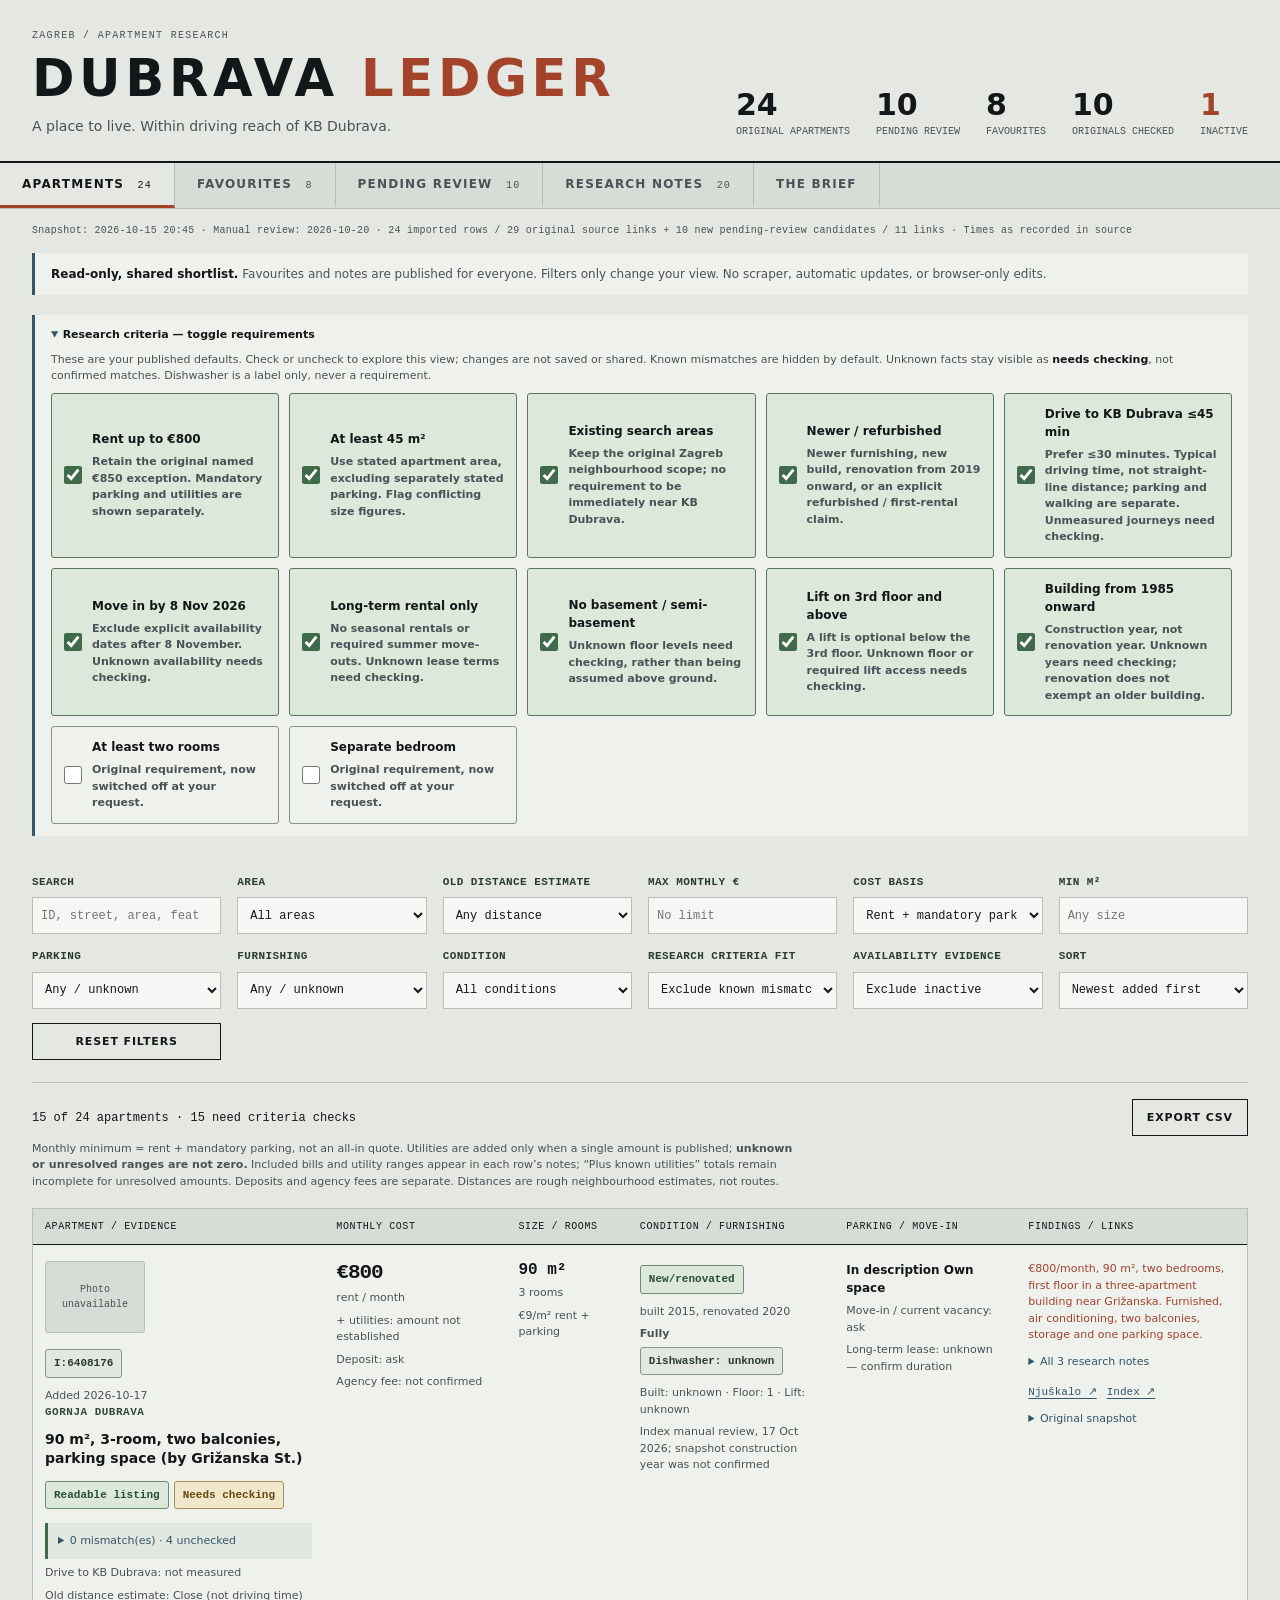
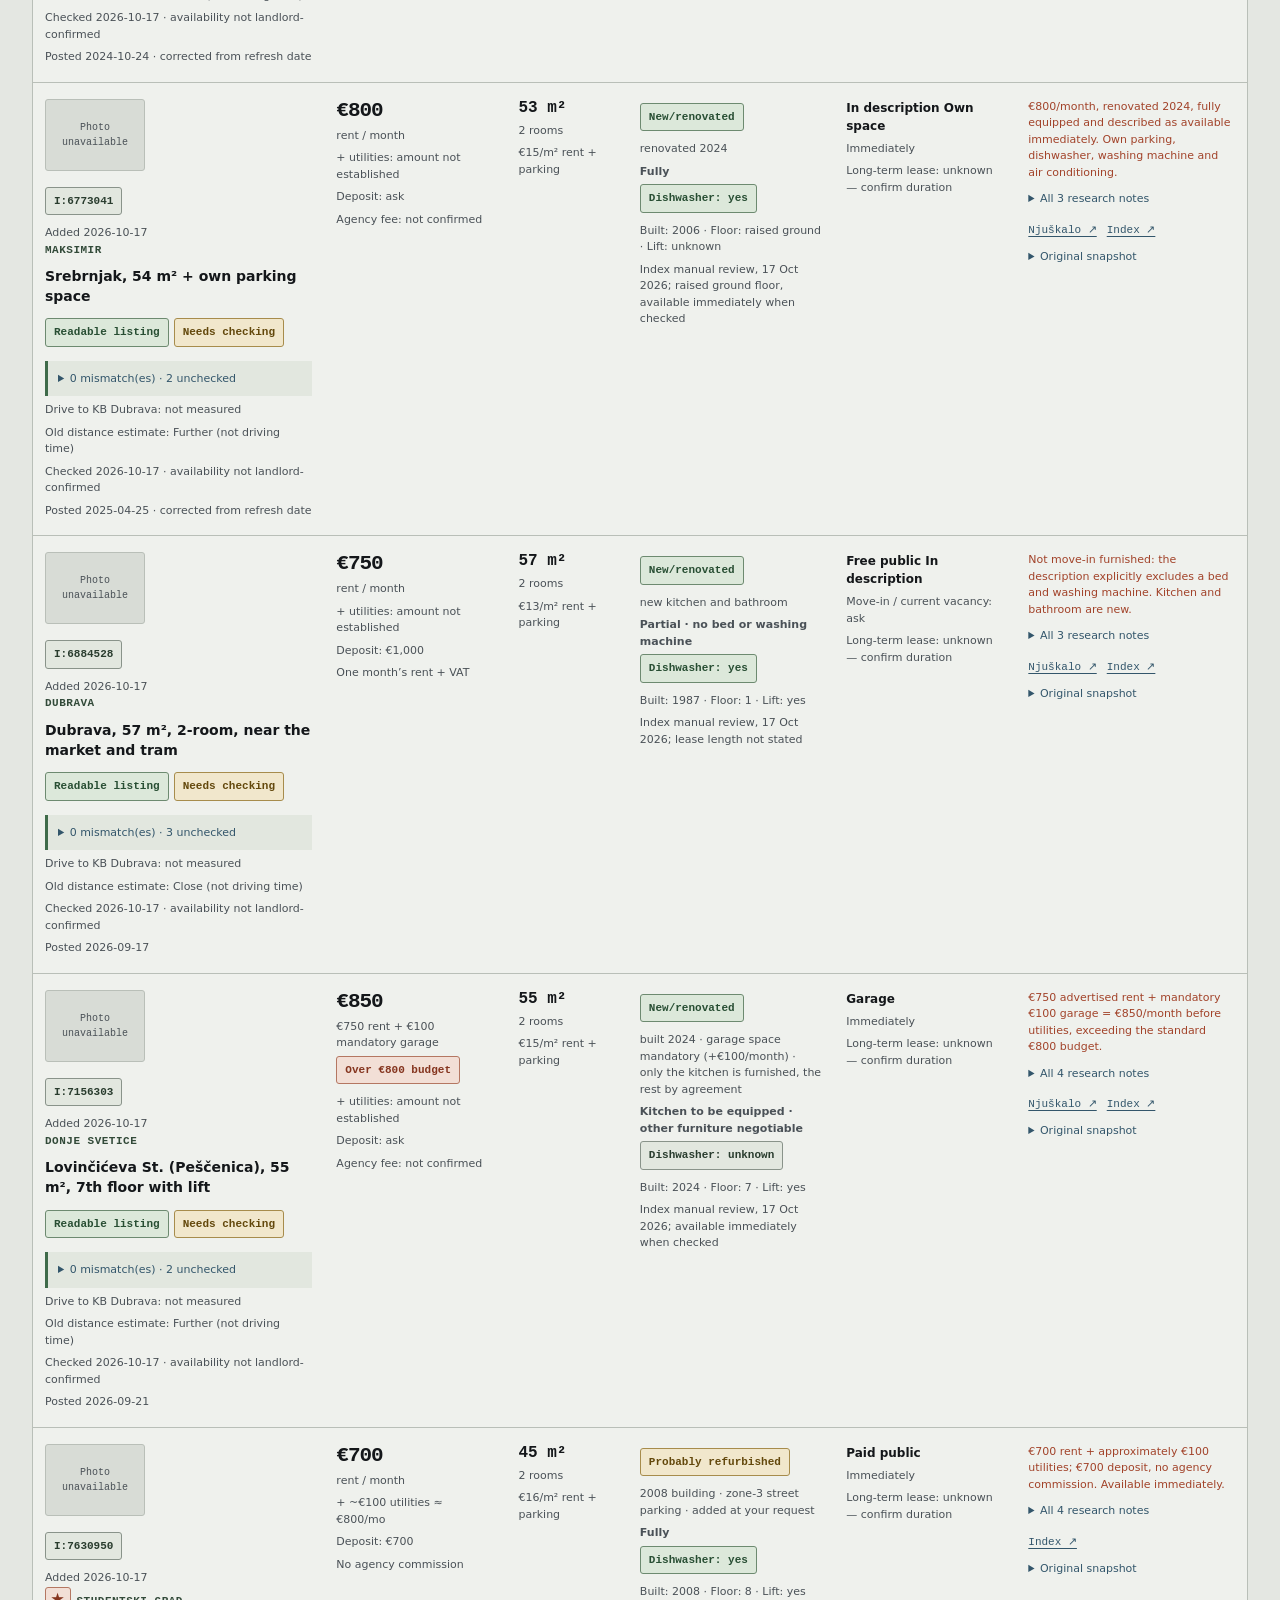
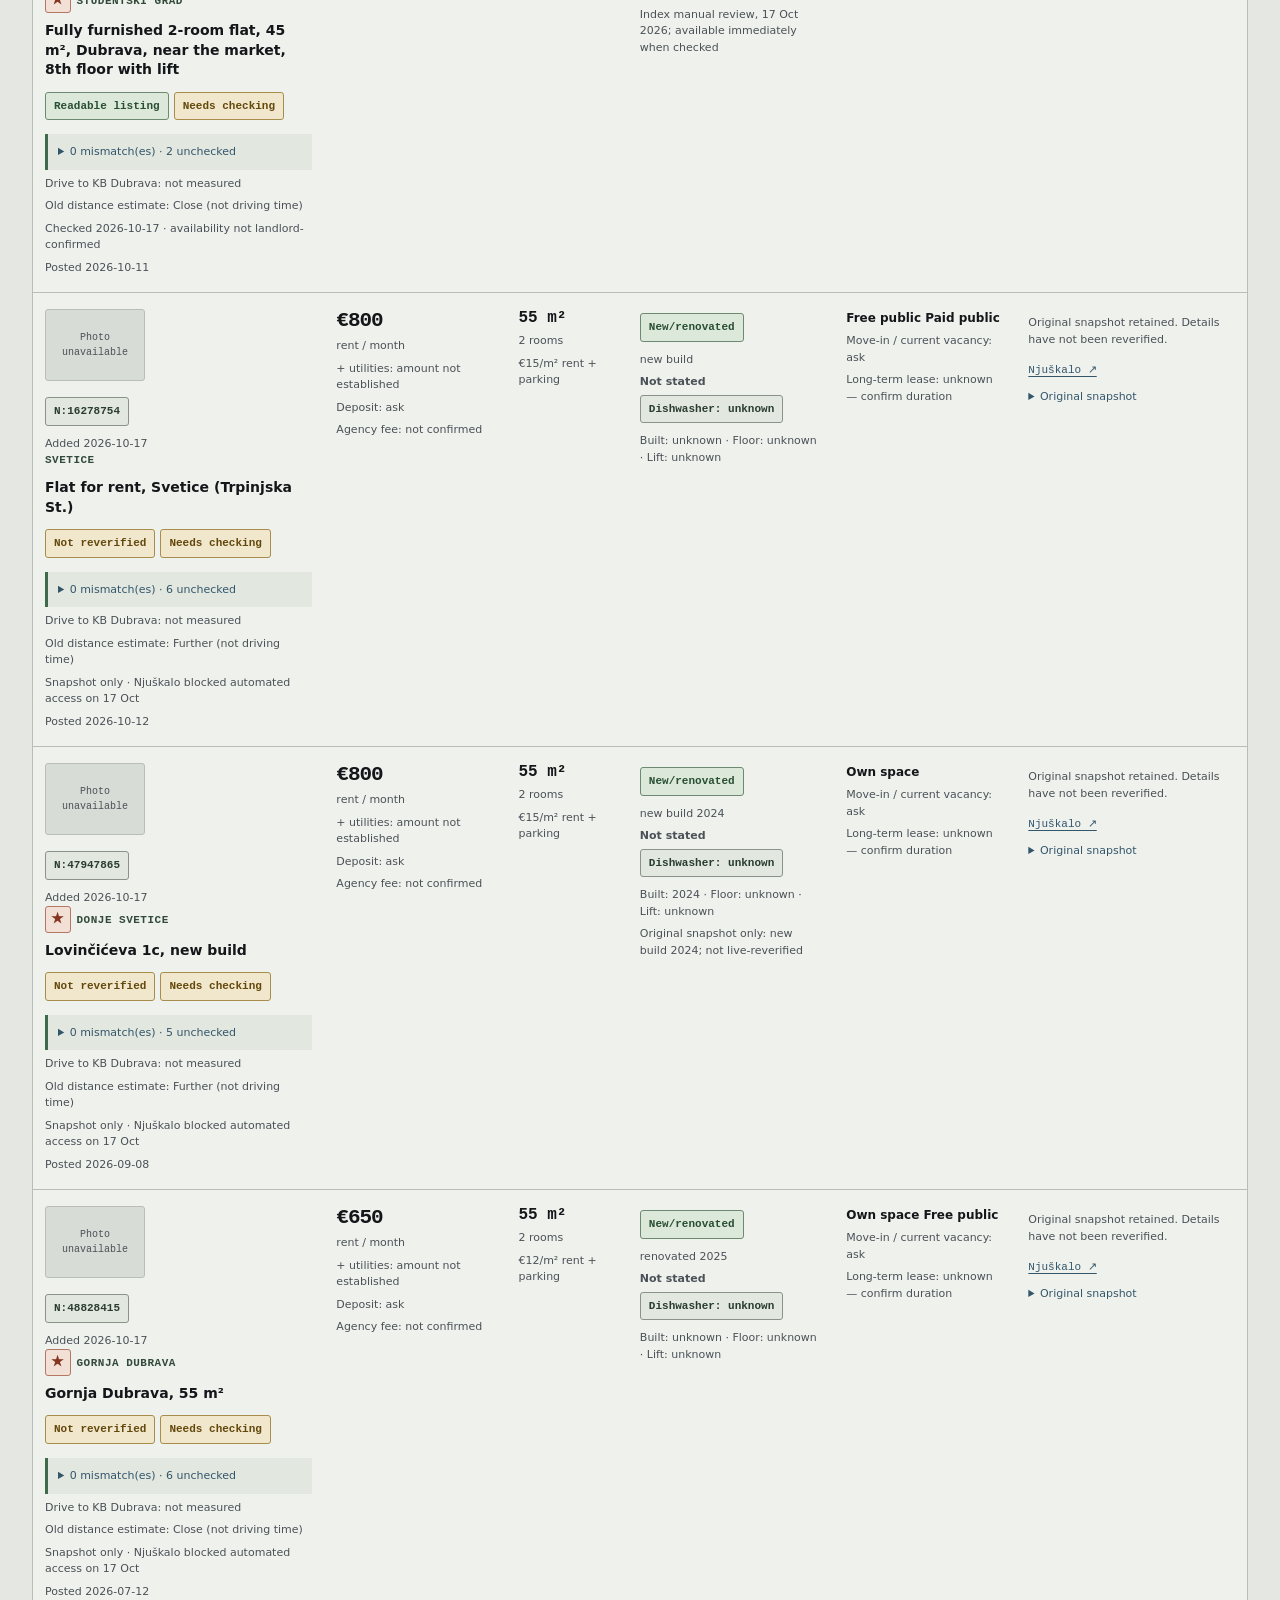
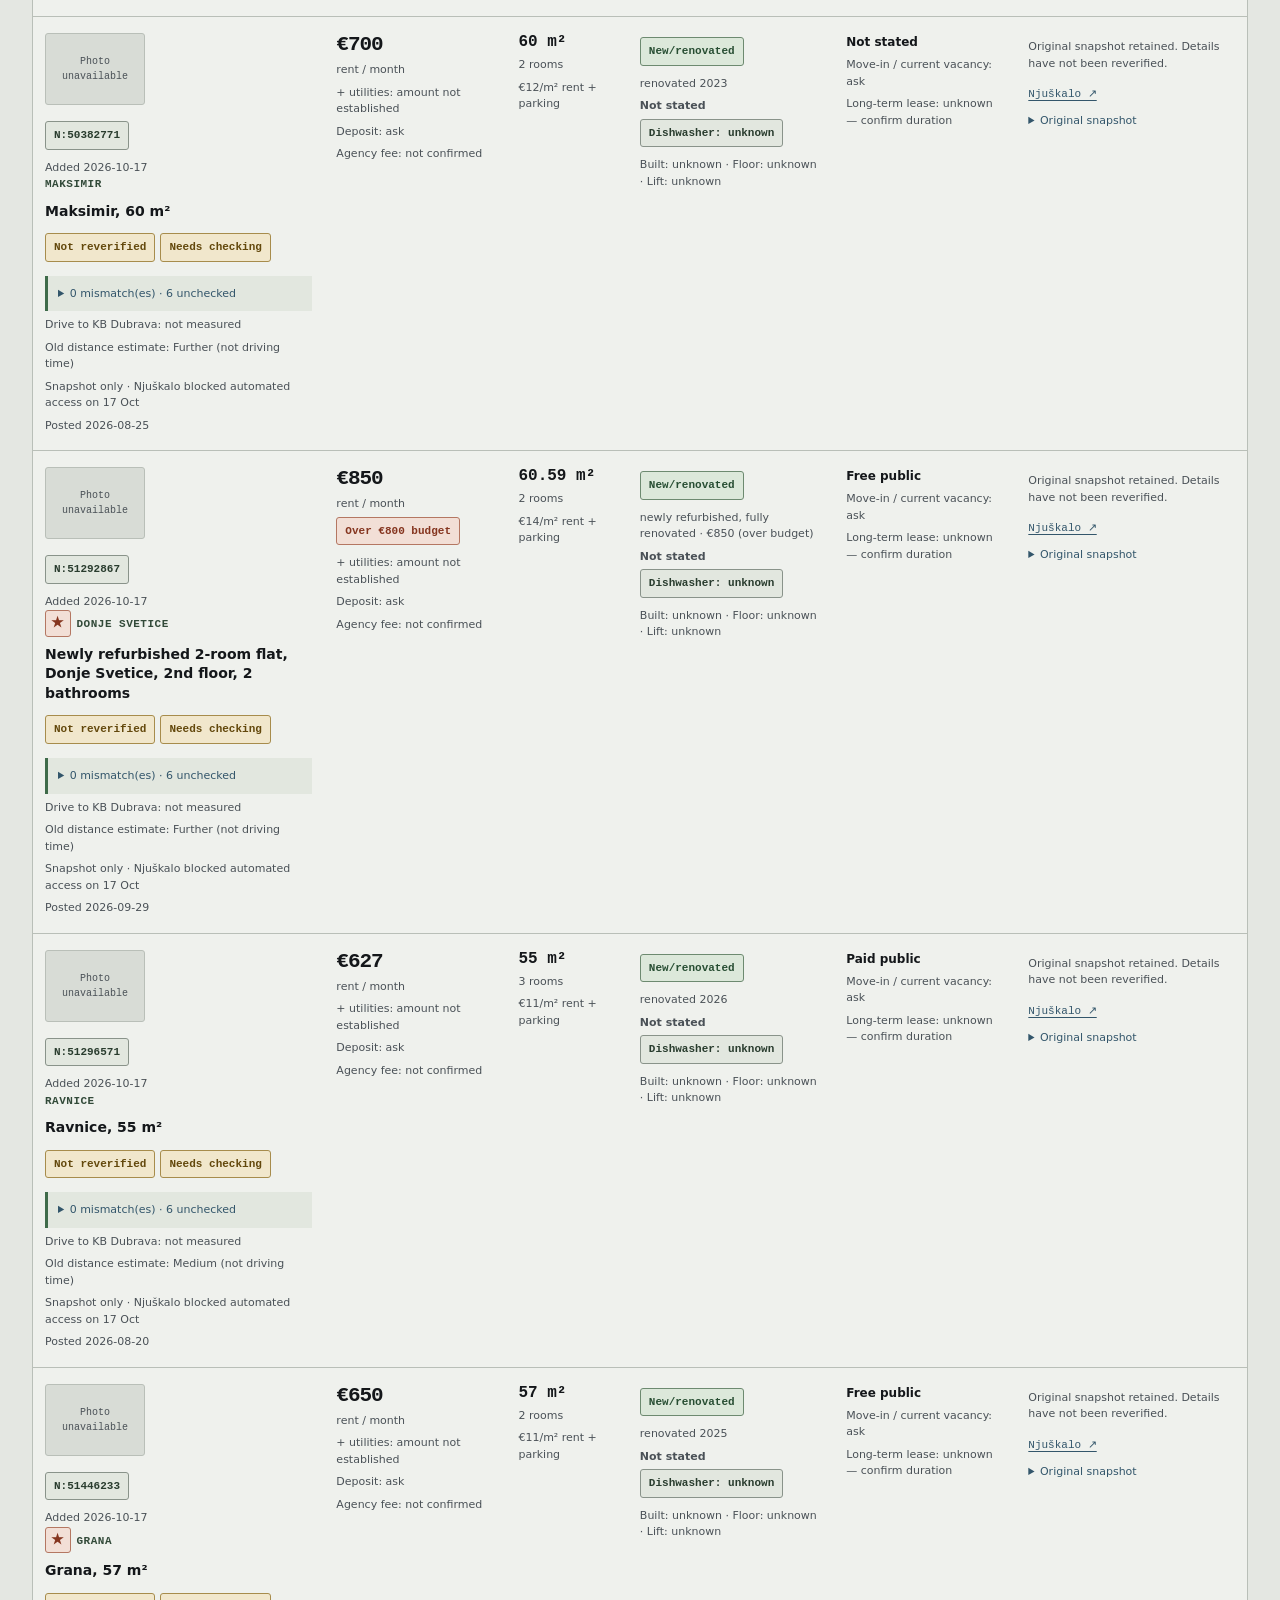
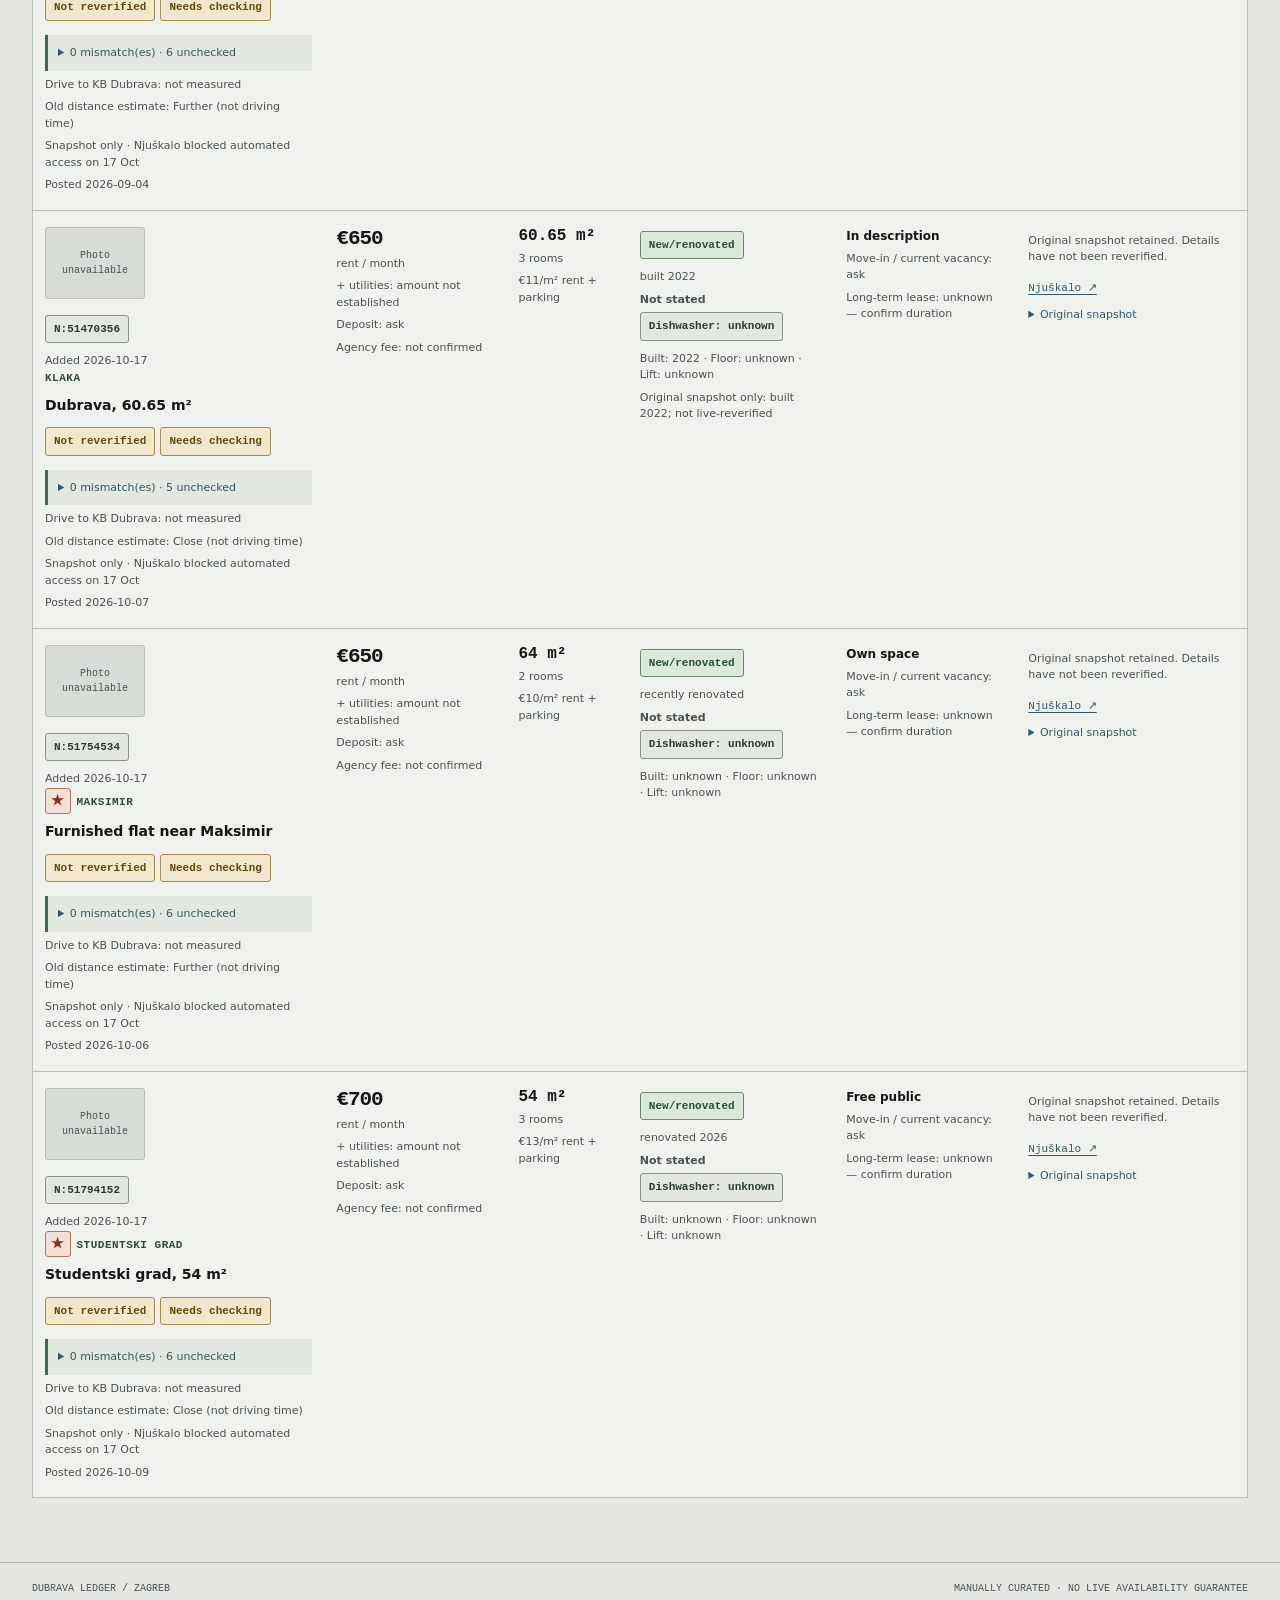
<file: index.html>
<!doctype html>
<html lang="en">
<head>
  <meta charset="utf-8">
  <meta name="viewport" content="width=device-width, initial-scale=1">
  <meta name="theme-color" content="#e4e7e2">
  <meta name="description" content="A curated apartment rental shortlist near KB Dubrava, Zagreb. Prices, parking, furnishing and manually checked findings.">
  <title>Dubrava ledger — apartments, Zagreb</title>
  <style>:root{--paper:#e4e7e2;--paper-2:#d8dcd6;--card:#eff1ed;--ink:#14171a;--muted:#4a5157;--rule:#b9bfb8;--rust:#a2432a;--slate:#33566b;--green:#3f6b4a;--amber:#806014;--mono:ui-monospace,SFMono-Regular,Menlo,Consolas,monospace;--display:"Arial Narrow","Helvetica Neue Condensed",system-ui,sans-serif}
*{box-sizing:border-box}body{margin:0;background:var(--paper);color:var(--ink);font:14px/1.5 system-ui,-apple-system,sans-serif;-webkit-font-smoothing:antialiased}button,input,select{font:inherit}button,a,input,select,summary{-webkit-tap-highlight-color:transparent}a{color:var(--slate);text-underline-offset:3px}a:hover{color:var(--rust)}button{cursor:pointer}button:focus-visible,a:focus-visible,summary:focus-visible,input:focus-visible,select:focus-visible,.table-wrap:focus-visible{outline:2px solid var(--slate);outline-offset:3px}[hidden]{display:none!important}.masthead{display:flex;gap:24px;justify-content:space-between;align-items:end;padding:30px 32px 24px;border-bottom:2px solid var(--ink)}.eyebrow{font:10px var(--mono);letter-spacing:.13em;text-transform:uppercase;color:var(--muted);margin:0 0 12px}h1{font:750 clamp(32px,4vw,54px)/1 var(--display);text-transform:uppercase;letter-spacing:.09em;margin:0}h1 span{color:var(--rust)}.subtitle{margin:12px 0 0;color:var(--muted)}.counters{display:flex;gap:26px;flex-shrink:0}.counter{font:10px var(--mono);text-transform:uppercase;color:var(--muted)}.counter b{display:block;font:650 30px var(--display);color:var(--ink);margin-bottom:4px}.counter:last-child b{color:var(--rust)}.tabs{display:flex;background:var(--paper-2);border-bottom:1px solid var(--rule);position:sticky;top:0;z-index:10;overflow-x:auto}.tabs button{border:0;border-right:1px solid var(--rule);border-bottom:3px solid transparent;background:none;padding:14px 22px;font:700 12px var(--display);letter-spacing:.1em;text-transform:uppercase;color:var(--muted);white-space:nowrap}.tabs button[aria-pressed=true]{background:var(--paper);border-bottom-color:var(--rust);color:var(--ink)}.tabs span{font:10px var(--mono);margin-left:8px}.tabs button:hover{background:var(--card)}main{padding:0 32px 64px;max-width:1800px;margin:auto}.edition{padding:14px 0;font:10px/1.6 var(--mono);color:var(--muted);letter-spacing:.025em}.notice{padding:12px 16px;background:var(--card);border-left:3px solid var(--slate);color:var(--muted);margin-bottom:20px;font-size:12px}.notice strong{color:var(--ink)}.warning{border-color:var(--amber)}.filters{display:grid;grid-template-columns:repeat(6,minmax(130px,1fr));gap:14px 16px;padding:18px 0 22px;border-bottom:1px solid var(--rule);align-items:end}.filters label{display:flex;flex-direction:column;gap:7px;font:10px var(--mono);letter-spacing:.04em;text-transform:uppercase;color:var(--muted)}input,select{border:1px solid var(--rule);background:#f6f7f4;color:var(--ink);border-radius:0;padding:9px 8px;min-width:0;width:100%;font:12px var(--mono);height:37px}.button{border:1px solid var(--ink);border-radius:0;background:var(--ink);color:var(--paper);font:700 11px var(--display);text-transform:uppercase;letter-spacing:.08em;padding:10px 14px;min-height:37px}.button.ghost{background:transparent;color:var(--ink)}.button:hover{background:var(--paper-2);color:var(--ink)}.results-bar{display:flex;justify-content:space-between;align-items:center;gap:16px;margin-top:16px}.results-bar p{font:12px var(--mono)}.cost-key{font-size:11px;color:var(--muted);max-width:110ch;margin:4px 0 18px}.table-wrap{overflow:auto;border:1px solid var(--rule);background:var(--card)}table{width:100%;border-collapse:collapse;table-layout:fixed}th{text-align:left;font:10px var(--mono);text-transform:uppercase;letter-spacing:.06em;background:var(--paper-2);padding:12px;border-bottom:1px solid var(--ink)}th:first-child{width:24%}th:nth-child(2){width:15%}th:nth-child(3){width:10%}th:nth-child(4){width:17%}th:nth-child(5){width:15%}th:nth-child(6){width:19%}td{padding:16px 12px;vertical-align:top;border-bottom:1px solid var(--rule);font-size:12px;overflow-wrap:anywhere}tr:last-child td{border-bottom:0}tbody tr:hover{background:#e7eae5}.listing-title{font-weight:650;font-size:14px;margin:8px 0;line-height:1.4}.area-label{font:10px var(--mono);text-transform:uppercase;letter-spacing:.02em}.favourite{color:var(--rust);margin-right:4px}.badge{display:inline-block;font:9px/1.6 var(--mono);padding:2px 5px;border:1px solid var(--rule);margin:3px 4px 3px 0;color:var(--muted);background:#f6f7f4}.badge.good{color:var(--green);border-color:var(--green)}.badge.warn{color:var(--amber);border-color:var(--amber)}.badge.bad{color:var(--rust);border-color:var(--rust)}.money{font:650 21px var(--mono);letter-spacing:-.05em;white-space:nowrap}.detail{display:block;color:var(--muted);font-size:11px;margin-top:6px}.number{font:600 16px var(--mono);white-space:nowrap}.price-change{color:var(--rust)}.inactive{color:var(--muted)}.inactive .listing-title{text-decoration:line-through}.links{display:flex;gap:10px;flex-wrap:wrap;margin-top:12px}.links a{font:11px var(--mono);padding:3px 0}.findings-summary{margin:0 0 8px;color:var(--rust);font-size:11px}.row-findings{margin:8px 0 0;padding-left:16px;font-size:11px}.row-findings li{margin:6px 0}summary{cursor:pointer;color:var(--slate);font-size:11px}details{margin-top:10px}details p{font-size:11px;color:var(--muted);margin:8px 0}.empty{text-align:center;padding:60px 20px;background:var(--card);border:1px solid var(--rule)}.section-heading{margin:18px 0 24px}.section-heading h2,.brief h2{font:650 30px var(--display);letter-spacing:.02em;margin:0 0 8px}.section-heading p{color:var(--muted);max-width:75ch}.findings-grid{display:grid;grid-template-columns:repeat(2,minmax(0,1fr));gap:18px}.finding-card{padding:22px;background:var(--card);border:1px solid var(--rule);border-top:3px solid var(--slate)}.finding-card h3{font-size:16px;margin:8px 0}.finding-card ul{padding-left:18px;color:var(--muted);font-size:13px}.finding-card li{margin:8px 0}.brief{max-width:1050px;margin-top:20px}.brief-grid{display:grid;grid-template-columns:1fr 1fr;gap:20px;margin:24px 0}.brief article{padding:24px;background:var(--card);border-top:2px solid var(--ink)}.brief h3{margin:0 0 10px;font-size:19px}.brief p{color:var(--muted)}.brief article p:last-child{margin-bottom:0}footer{display:flex;justify-content:space-between;gap:16px;padding:20px 32px;border-top:1px solid var(--rule);font:10px var(--mono);text-transform:uppercase;color:var(--muted)}
@media(min-width:1600px){td{padding:18px 16px}}@media(max-width:1100px){.filters{grid-template-columns:repeat(4,minmax(120px,1fr))}.counters{gap:16px}table{min-width:1100px}.masthead{padding:24px}main{padding:0 24px 48px}}@media(max-width:650px){.masthead{display:block;padding:24px 18px}.counters{margin-top:24px;justify-content:space-between}.counter b{font-size:25px}main{padding:0 16px 40px}.tabs button{padding:13px 14px;font-size:11px}.filters{grid-template-columns:repeat(2,minmax(0,1fr));gap:14px 12px}.filters .search{grid-column:1/-1}.edition{font-size:9px}.notice{padding:12px}.results-bar p{font-size:11px}.table-wrap{border:0;background:transparent;overflow:visible}table,tbody{display:block;min-width:0}thead{display:none}tr{display:grid;grid-template-columns:1fr 1fr;background:var(--card);border:1px solid var(--rule);border-top:2px solid var(--ink);margin-bottom:16px}td{display:block;padding:12px;border-bottom:1px solid var(--rule)}td::before{content:attr(data-label);display:block;font:9px var(--mono);text-transform:uppercase;letter-spacing:.06em;color:var(--muted);margin-bottom:8px}td:first-child,td:last-child{grid-column:1/-1}td:first-child::before{display:none}td:last-child{border-bottom:0}.listing-title{font-size:16px}.findings-grid,.brief-grid{grid-template-columns:1fr}.finding-card{padding:18px}footer{padding:18px;flex-direction:column}.cost-key{font-size:11px}}
.apartment-photo{display:block;width:100px;height:72px;margin:0 0 12px;overflow:hidden;border:1px solid var(--rule);border-radius:3px;background:var(--paper-2);color:var(--muted);text-decoration:none}.apartment-photo img{display:block;width:100%;height:100%;object-fit:cover}.apartment-photo-placeholder{display:flex;align-items:center;justify-content:center;width:100%;height:100%;padding:8px;text-align:center;font:10px/1.5 var(--mono);color:var(--muted)}.counters{flex-wrap:wrap;row-gap:14px;max-width:100%}@media(max-width:1100px){.masthead{flex-wrap:wrap}}@media(max-width:650px){.counters{justify-content:flex-start;column-gap:22px}.counter{flex:0 0 calc((100% - 44px)/3)}.apartment-photo{width:112px;height:81px}}
.badge,.feature-label{display:inline-block;max-width:100%;padding:5px 8px;margin:4px 5px 4px 0;border:1px solid #89938a;border-radius:3px;background:#e2e7df;color:#293c2e;font:650 11px/1.5 var(--mono);vertical-align:middle;overflow-wrap:anywhere}
.badge.good,.feature-label.good{color:#284e33;background:#dce8da;border-color:#6d8a70}
.badge.warn,.feature-label.warn{color:#63480c;background:#f1e7cc;border-color:#a78c4c}
.badge.bad,.feature-label.bad{color:#85351f;background:#f2dfd6;border-color:#b47762}
.apartment-photo:hover{border-color:var(--slate);box-shadow:0 0 0 2px #33566b33}.area-label{font:700 11px/1.6 var(--mono);letter-spacing:.045em;color:#324a39}
.favourite{display:inline-block;padding:1px 5px;margin-right:6px;border:1px solid #b47762;border-radius:3px;background:#f2dfd6;color:#85351f;font-size:14px;vertical-align:baseline}
.filters label{font-size:11px;font-weight:700;line-height:1.5;color:#293c2e}
.criteria-grid{display:grid;grid-template-columns:repeat(auto-fit,minmax(min(100%,220px),1fr));gap:10px;grid-column:1/-1;min-width:0}
.criteria-grid label{display:flex;flex-direction:row;align-items:center;gap:10px;padding:11px 12px;min-height:44px;border:1px solid #89938a;border-radius:3px;background:var(--card);color:#293c2e;font:650 12px/1.5 system-ui,-apple-system,sans-serif;letter-spacing:0;text-transform:none;cursor:pointer;overflow-wrap:anywhere}
.criteria-grid input[type=checkbox]{width:18px;height:18px;flex:0 0 18px;margin:0;padding:0;accent-color:var(--green)}
.criteria-grid label:has(input:checked){background:#dce8da;border-color:#58785e;color:#284e33}
.criteria-grid label:focus-within{outline:2px solid var(--slate);outline-offset:3px}
.fit-reasons{margin-top:10px;padding:9px 10px;border-left:3px solid var(--green);background:#e2e7df;color:#293c2e;font-size:12px;line-height:1.6;overflow-wrap:anywhere}
@media(max-width:650px){td::before{font-size:10px;font-weight:700;color:#35413a}.badge,.feature-label{padding:5px 7px}.criteria-grid{grid-template-columns:1fr}}
@media print{.tabs,.filters,.results-bar button,.edition,.button,footer{display:none}body{background:white;font-size:10px}main{padding:0}.masthead{padding:10px 0}.table-wrap{overflow:visible}table{min-width:0}th,td{font-size:9px;padding:6px}.money{font-size:13px}.listing-title{font-size:11px}tr{break-inside:avoid}a{color:black}}
</style>
</head>
<body>
  <header class="masthead">
    <div><p class="eyebrow">Zagreb / apartment research</p><h1>Dubrava <span>ledger</span></h1><p class="subtitle">A place to live. Within driving reach of KB Dubrava.</p></div>
    <div class="counters" id="counters"></div>
  </header>
  <nav class="tabs" aria-label="Views">
    <button data-view="all" aria-pressed="true">Apartments <span>24</span></button>
    <button data-view="favourites" aria-pressed="false">Favourites <span>8</span></button>
    <button data-view="pending" aria-pressed="false">PENDING REVIEW <span></span></button>
    <button data-view="findings" aria-pressed="false">Research notes <span>10</span></button>
    <button data-view="brief" aria-pressed="false">The brief</button>
  </nav>
  <main>
    <div class="edition" id="edition"></div>
    <section id="listings-view" aria-label="Apartment listings">
      <div class="notice"><strong>Read-only, shared shortlist.</strong> Favourites and notes are published for everyone. Filters only change your view. No scraper, automatic updates, or browser-only edits.</div>
      <div id="pending-notice" class="notice warning" hidden><strong>PENDING REVIEW — research candidates, none approved.</strong> Separate from the original 24 apartments and eight favourites. Driving times and current vacancies need confirmation; unknown lease terms and condition remain pending. Each row shows its own review date; a readable listing does not mean currently available. No landlord contacted or route measured. Reset filters to see all candidates.</div>
      <details class="notice criteria-panel" open><summary><strong>Research criteria — toggle requirements</strong></summary><p>These are your published defaults. Check or uncheck to explore this view; changes are not saved or shared. Known mismatches are hidden by default. Unknown facts stay visible as <strong>needs checking</strong>, not confirmed matches. Dishwasher is a label only, never a requirement.</p><form id="criteria-controls" class="criteria-grid" aria-label="Toggle research criteria"></form></details>
      <form id="filters" class="filters" role="search" aria-label="Filter apartments">
        <label class="search">Search<input id="query" type="search" placeholder="ID, street, area, feature…"></label>
        <label>Area<select id="neighbourhood"><option value="">All areas</option></select></label>
        <label>Old distance estimate<select id="distance"><option value="">Any distance</option><option>Close</option><option>Medium</option><option>Further</option></select></label>
        <label>Max monthly €<input id="max-price" type="number" min="0" step="25" placeholder="No limit"></label>
        <label>Cost basis<select id="cost-basis"><option value="rent">Rent + mandatory parking</option><option value="total">Plus known utilities</option></select></label>
        <label>Min m²<input id="min-area" type="number" min="0" step="5" placeholder="Any size"></label>
        <label>Parking<select id="parking"><option value="">Any / unknown</option><option value="confirmed">Confirmed parking</option><option value="own">Own space / garage</option><option value="free">Free public</option></select></label>
        <label>Furnishing<select id="furnished"><option value="">Any / unknown</option><option value="full">Fully furnished</option><option value="partial">Partial / kitchen only</option><option value="unknown">Not stated</option></select></label>
        <label>Condition<select id="condition"><option value="">All conditions</option><option value="confirmed">Confirmed new / renovated</option><option value="probable">Probably refurbished</option></select></label>
        <label>Research criteria fit<select id="brief-fit"><option value="eligible">Exclude known mismatches</option><option value="all">Show all, including mismatches</option><option value="mismatch">Known mismatches only</option><option value="pending">Needs checking only</option><option value="matches">Confirmed matches only</option></select></label>
        <label>Availability evidence<select id="verification"><option value="">Exclude inactive</option><option value="all">Include inactive</option><option value="readable">Readable listing</option><option value="unchecked">Not reverified</option><option value="inactive">Inactive only</option></select></label>
        <label>Sort<select id="sort"><option value="added">Newest added first</option><option value="added-oldest">Oldest added first</option><option value="favourites">Favourites first</option><option value="price">Lowest monthly cost</option><option value="area">Largest first</option><option value="distance">Closest first</option><option value="posted">Latest posted</option></select></label>
        <button class="button ghost" type="reset">Reset filters</button>
      </form>
      <div class="results-bar"><p id="result-count" role="status" aria-live="polite"></p><button id="export" class="button ghost">Export CSV</button></div>
      <p class="cost-key">Monthly minimum = rent + mandatory parking, not an all-in quote. Utilities are added only when a single amount is published; <strong>unknown or unresolved ranges are not zero.</strong> Included bills and utility ranges appear in each row’s notes; “Plus known utilities” totals remain incomplete for unresolved amounts. Deposits and agency fees are separate. Distances are rough neighbourhood estimates, not routes.</p>
      <div class="table-wrap" tabindex="0" role="region" aria-label="Apartment comparison, scroll horizontally on smaller screens">
        <table><thead><tr><th>Apartment / evidence</th><th>Monthly cost</th><th>Size / rooms</th><th>Condition / furnishing</th><th>Parking / move-in</th><th>Findings / links</th></tr></thead><tbody id="rows"></tbody></table>
      </div>
      <div id="empty" class="empty" hidden><h2>No apartments match.</h2><p>Try a wider area, a higher budget, or include listings that have not been reverified.</p><button class="button" id="empty-reset">Reset filters</button></div>
    </section>
    <section id="findings-view" hidden aria-label="Research notes">
      <div class="section-heading"><h2>Read the small print.</h2><p>Manual listing checks, not promises from landlords. Original snapshot details remain available under each apartment.</p></div>
      <div class="notice warning"><strong>Partial verification.</strong> Index pages were readable. Njuškalo returned an automated-access challenge. A blocked listing is not evidence that an apartment is unavailable. No landlord has been contacted.</div>
      <div id="findings-list" class="findings-grid"></div>
    </section>
    <section id="brief-view" class="brief" hidden aria-label="Research criteria">
      <h2>The brief</h2>
      <div class="brief-grid">
        <article><p class="eyebrow">01 / Budget</p><h3>Up to €800 rent.</h3><p>Retain the named €850 exception: the refurbished 60.59 m² Donje Svetice apartment. Mandatory extras are shown separately. Rows outside enabled criteria are hidden by default, not deleted; choose “Show all, including mismatches” to inspect them.</p></article>
        <article><p class="eyebrow">02 / Space & building</p><h3>45 m² or more. Built from 1985.</h3><p>A lift is required on the 3rd floor or above. No basement or semi-basement. Renovation does not override an old construction year. The original two-room and separate-bedroom requirements are now switched off. Dishwasher is a visible feature, not a requirement.</p></article>
        <article><p class="eyebrow">03 / Location & timing</p><h3>45-minute drive maximum.</h3><p>Keep the existing search areas; prefer a drive to KB Dubrava within 30 minutes, allow up to 45. Typical driving time needs route evidence; the old neighbourhood-distance labels are not substitutes. Long-term rental only, available by 8 November 2026. Explicit later dates are excluded; unknown dates and lease terms need checking.</p></article>
        <article><p class="eyebrow">04 / Condition</p><h3>Newer or refurbished.</h3><p>New build, renovation from 2019 onward, or explicit claims such as first rental or newly furnished. Evidence and ambiguities are shown alongside each apartment. Photos have not been independently assessed in this review.</p></article>
      </div>
      <h3>Published checkbox defaults</h3><ul id="brief-criteria"></ul><p>Toggle criteria in the Apartments view to explore alternatives. Checkbox changes are temporary view filters, not edits to this shared research brief.</p>
      <div class="notice"><strong>What was imported:</strong> all 24 visible rows and eight favourites from the supplied HTML snapshot. Its header mentioned 72 total listings, but the hidden rows and 48 rejected entries were not included in the file. Cross-posts stay grouped as one apartment.</div>
      <div class="notice"><strong>New research is separate:</strong> the PENDING REVIEW tab contains conditional candidates, not approved matches or additional imported rows. Each row retains its own review date and availability claims. Current vacancy and driving times still need confirmation. Filters retain unknowns by default; reset restores those defaults without changing tabs.</div>
      <h3>How to read this page</h3><p><strong>Readable listing</strong> means the page was accessible without an inactive notice when checked. It does not confirm the flat is still available. <strong>Not reverified</strong> means the original snapshot is the only evidence. <strong>Inactive</strong> requires an explicit removal marker.</p>
      <p>Updates are curated in the project’s data file and republished. There is no database, tracking, account, shared-storage dependency, or automatic collection.</p>
    </section>
  </main>
  <footer><span>Dubrava ledger / Zagreb</span><span>Manually curated · No live availability guarantee</span></footer>
  <noscript><p class="notice">Enable JavaScript to view the embedded apartment dataset and filters.</p></noscript>
  <script id="listing-data" type="application/json">{"snapshot_at": "2026-10-15 20:45", "reviewed_at": "2026-10-20", "imported_at": "2026-10-17", "listings": [{"id": "I:7633964", "favourite": false, "posted": "2026-10-14", "new_in_snapshot": true, "rent": 800, "original_rent": 700, "utilities": null, "area": 35.26, "rooms": 2, "neighbourhood": "Trnava", "distance": "Medium", "title": "Trnava, new build, first rental, with outdoor parking space", "condition": "New/renovated", "condition_note": "brand-new flat · actual size 35 m² (listing says 41)", "furnished": "Not stated", "parking": "Own space", "move_in": "ask", "links": [{"url": "https://www.index.hr/oglasi/nekretnine/najam-stanova/oglas/stan/7633964", "label": "Index"}], "notes": "", "verification": "readable", "findings": ["The live listing asks €800/month; the imported snapshot said €700.", "Description states 35.26 m², a separate bedroom and an included 12.10 m² outdoor parking space. Structured fields say 41.31 m² and one room, conflicting with the description.", "First rental, first floor, lift. Furnishing, utilities, deposit and agency commission are not confirmed."], "deposit": null, "mandatory_parking": 0, "agency_fee": null, "snapshot": {"id": "I:7633964", "favourite": false, "posted": "2026-10-14", "new_in_snapshot": true, "rent": 700, "original_rent": 700, "utilities": null, "area": 35.3, "rooms": 2, "neighbourhood": "Trnava", "distance": "Medium", "title": "Trnava, new build, first rental, with outdoor parking space", "condition": "New/renovated", "condition_note": "brand-new flat · actual size 35 m² (listing says 41)", "furnished": "Not stated", "parking": "Own space", "move_in": "ask", "links": [{"url": "https://www.index.hr/oglasi/nekretnine/najam-stanova/oglas/stan/7633964", "label": "Index"}], "notes": "", "verification": "unchecked", "findings": [], "deposit": null, "mandatory_parking": 0, "agency_fee": null}, "cohort": "original", "added_at": "2026-10-17", "verified_at": "2026-10-17", "floor": 1, "lift": true, "separate_bedroom": true, "facts_source": "Index manual review, 17 Oct 2026", "photo": {"url": "https://www.index.hr/oglasi/api/image/direct/106e4d69-e82c-46e1-a15d-2b62acebbe95/b6a75192-52e6-431a-841d-f38f5967862b.jpg?m=ad_large", "source": "https://www.index.hr/oglasi/nekretnine/najam-stanova/oglas/stan/7633964", "checked_at": "2026-10-18", "note": "First image in the rendered Index listing gallery."}}, {"id": "N:16278754", "favourite": false, "posted": "2026-10-12", "new_in_snapshot": false, "rent": 800, "original_rent": 800, "utilities": null, "area": 55.0, "rooms": 2, "neighbourhood": "Svetice", "distance": "Further", "title": "Flat for rent, Svetice (Trpinjska St.)", "condition": "New/renovated", "condition_note": "new build", "furnished": "Not stated", "parking": "Free public Paid public", "move_in": "ask", "links": [{"url": "https://www.njuskalo.hr/nekretnine/stan-oglas-16278754", "label": "Njuškalo"}], "notes": "", "verification": "unchecked", "findings": [], "deposit": null, "mandatory_parking": 0, "agency_fee": null, "snapshot": {"id": "N:16278754", "favourite": false, "posted": "2026-10-12", "new_in_snapshot": false, "rent": 800, "original_rent": 800, "utilities": null, "area": 55.0, "rooms": 2, "neighbourhood": "Svetice", "distance": "Further", "title": "Flat for rent, Svetice (Trpinjska St.)", "condition": "New/renovated", "condition_note": "new build", "furnished": "Not stated", "parking": "Free public Paid public", "move_in": "ask", "links": [{"url": "https://www.njuskalo.hr/nekretnine/stan-oglas-16278754", "label": "Njuškalo"}], "notes": "", "verification": "unchecked", "findings": [], "deposit": null, "mandatory_parking": 0, "agency_fee": null}, "cohort": "original", "added_at": "2026-10-17", "photo": {"url": null, "source": "https://www.njuskalo.hr/nekretnine/stan-oglas-16278754", "checked_at": "2026-10-18", "note": "Photo unavailable: Njuškalo previously blocked automated access; no bypass or repeated attempt."}}, {"id": "I:7103578", "favourite": false, "posted": "2025-11-08", "new_in_snapshot": false, "rent": 800, "original_rent": 800, "utilities": null, "area": 45.0, "rooms": 2, "neighbourhood": "Maksimir", "distance": "Further", "title": "Maksimir, 45 m², 2-room, 4th floor", "condition": "New/renovated", "condition_note": "renovated 2020", "furnished": "Not stated", "parking": "Not stated", "move_in": "ask", "links": [{"url": "https://www.njuskalo.hr/nekretnine/stan-oglas-48044715", "label": "Njuškalo"}, {"url": "https://www.index.hr/oglasi/nekretnine/najam-stanova/oglas/stan/7103578", "label": "Index"}], "notes": "", "verification": "readable", "findings": ["€800/month, 45 m², separate bedroom, renovated 2020. Fourth floor in a 1940 building; lift and parking not confirmed.", "Pets explicitly allowed. Agency offers a video and floor plan before a viewing; commission and furnishing need confirmation.", "12 October is the refresh date, not the original posting date (8 November 2025)."], "deposit": null, "mandatory_parking": 0, "agency_fee": null, "snapshot": {"id": "I:7103578", "favourite": false, "posted": "2026-10-12", "new_in_snapshot": false, "rent": 800, "original_rent": 800, "utilities": null, "area": 45.0, "rooms": 2, "neighbourhood": "Maksimir", "distance": "Further", "title": "Maksimir, 45 m², 2-room, 4th floor", "condition": "New/renovated", "condition_note": "renovated 2020", "furnished": "Not stated", "parking": "Not stated", "move_in": "ask", "links": [{"url": "https://www.njuskalo.hr/nekretnine/stan-oglas-48044715", "label": "Njuškalo"}, {"url": "https://www.index.hr/oglasi/nekretnine/najam-stanova/oglas/stan/7103578", "label": "Index"}], "notes": "", "verification": "unchecked", "findings": [], "deposit": null, "mandatory_parking": 0, "agency_fee": null}, "cohort": "original", "added_at": "2026-10-17", "verified_at": "2026-10-17", "building_year": 1940, "floor": 4, "separate_bedroom": true, "facts_source": "Index manual review, 17 Oct 2026; lift not stated", "photo": {"url": "https://www.index.hr/oglasi/api/image/direct/8882b60c-4ae6-46ce-b72d-01ec103fe546/722166d6-5057-4504-ba28-90f3451e6390.jpg?m=ad_large", "source": "https://www.index.hr/oglasi/nekretnine/najam-stanova/oglas/stan/7103578", "checked_at": "2026-10-18", "note": "First image in the rendered Index listing gallery."}}, {"id": "I:7631451", "favourite": false, "posted": "2026-10-12", "new_in_snapshot": true, "rent": 800, "original_rent": 800, "utilities": 75, "area": 43.0, "rooms": 2, "neighbourhood": "Laščina", "distance": "Further", "title": "Modern 2-room flat just below KBC Rebro, fully equipped", "condition": "New/renovated", "condition_note": "Renovated 2024 (explicit listing field)", "furnished": "Fully", "parking": "Free public", "move_in": "From 15 Dec 2026", "links": [{"url": "https://www.index.hr/oglasi/nekretnine/najam-stanova/oglas/stan/7631451", "label": "Index"}], "notes": "", "verification": "readable", "findings": ["Renovation is explicitly dated 2024, upgrading the snapshot’s ‘probably refurbished’ classification.", "€800 rent + approximately €75 utilities; TV/internet chosen separately. €800 deposit and a minimum one-year lease.", "Available only from 15 December 2026. Near KBC Rebro, not KB Dubrava.", "Fully furnished with dishwasher and washer-dryer; gas heating, first floor, free public parking."], "deposit": 800, "mandatory_parking": 0, "agency_fee": null, "snapshot": {"id": "I:7631451", "favourite": false, "posted": "2026-10-12", "new_in_snapshot": true, "rent": 800, "original_rent": 800, "utilities": 75, "area": 43.0, "rooms": 2, "neighbourhood": "Laščina", "distance": "Further", "title": "Modern 2-room flat just below KBC Rebro, fully equipped", "condition": "Probably refurbished", "condition_note": "“modern” · aimed at doctors and residents", "furnished": "Fully", "parking": "Free public", "move_in": "From 15 Dec 2026", "links": [{"url": "https://www.index.hr/oglasi/nekretnine/najam-stanova/oglas/stan/7631451", "label": "Index"}], "notes": "", "verification": "unchecked", "findings": [], "deposit": null, "mandatory_parking": 0, "agency_fee": null}, "cohort": "original", "added_at": "2026-10-17", "verified_at": "2026-10-17", "building_year": 1965, "floor": 1, "dishwasher": true, "available_from": "2026-12-15", "long_term": true, "separate_bedroom": true, "facts_source": "Index manual review, 17 Oct 2026", "photo": {"url": "https://www.index.hr/oglasi/api/image/direct/94338656-38b5-4f7a-9499-19f4a110c233/42d5c014-3c87-4a6c-9970-3b2fc573c960.jpg?m=ad_large", "source": "https://www.index.hr/oglasi/nekretnine/najam-stanova/oglas/stan/7631451", "checked_at": "2026-10-18", "note": "First image in the rendered Index listing gallery."}}, {"id": "I:7630950", "favourite": true, "posted": "2026-10-11", "new_in_snapshot": false, "rent": 700, "original_rent": 700, "utilities": 100, "area": 45.0, "rooms": 2, "neighbourhood": "Studentski grad", "distance": "Close", "title": "Fully furnished 2-room flat, 45 m², Dubrava, near the market, 8th floor with lift", "condition": "Probably refurbished", "condition_note": "2008 building · zone-3 street parking · added at your request", "furnished": "Fully", "parking": "Paid public", "move_in": "Immediately", "links": [{"url": "https://www.index.hr/oglasi/nekretnine/najam-stanova/oglas/stan/7630950", "label": "Index"}], "notes": "", "verification": "readable", "findings": ["€700 rent + approximately €100 utilities; €700 deposit, no agency commission. Available immediately.", "Fully furnished: separate bedroom, dishwasher, washing machine, oven, TV and fibre connection. Eighth floor with a lift.", "Parking conflict: description says paid zone-3 street parking; a structured field says garage. Do not assume a garage is included.", "The building dates to 2008; a recent renovation is not independently confirmed."], "deposit": 700, "mandatory_parking": 0, "agency_fee": "No agency commission", "snapshot": {"id": "I:7630950", "favourite": true, "posted": "2026-10-11", "new_in_snapshot": false, "rent": 700, "original_rent": 700, "utilities": 100, "area": 45.0, "rooms": 2, "neighbourhood": "Studentski grad", "distance": "Close", "title": "Fully furnished 2-room flat, 45 m², Dubrava, near the market, 8th floor with lift", "condition": "Probably refurbished", "condition_note": "2008 building · zone-3 street parking · added at your request", "furnished": "Fully", "parking": "Paid public", "move_in": "Immediately", "links": [{"url": "https://www.index.hr/oglasi/nekretnine/najam-stanova/oglas/stan/7630950", "label": "Index"}], "notes": "", "verification": "unchecked", "findings": [], "deposit": null, "mandatory_parking": 0, "agency_fee": null}, "cohort": "original", "added_at": "2026-10-17", "verified_at": "2026-10-17", "building_year": 2008, "floor": 8, "lift": true, "dishwasher": true, "available_from": "2026-10-17", "separate_bedroom": true, "facts_source": "Index manual review, 17 Oct 2026; available immediately when checked", "photo": {"url": "https://www.index.hr/oglasi/api/image/direct/e33abab6-9458-4b91-157c-08df26002964/a7e0cc9b-1e9a-4afa-a73b-154e228880df.jpg?m=ad_large", "source": "https://www.index.hr/oglasi/nekretnine/najam-stanova/oglas/stan/7630950", "checked_at": "2026-10-18", "note": "First image in the rendered Index listing gallery."}}, {"id": "N:51794152", "favourite": true, "posted": "2026-10-09", "new_in_snapshot": false, "rent": 700, "original_rent": 700, "utilities": null, "area": 54.0, "rooms": 3, "neighbourhood": "Studentski grad", "distance": "Close", "title": "Studentski grad, 54 m²", "condition": "New/renovated", "condition_note": "renovated 2026", "furnished": "Not stated", "parking": "Free public", "move_in": "ask", "links": [{"url": "https://www.njuskalo.hr/nekretnine/stan-oglas-51794152", "label": "Njuškalo"}], "notes": "", "verification": "unchecked", "findings": [], "deposit": null, "mandatory_parking": 0, "agency_fee": null, "snapshot": {"id": "N:51794152", "favourite": true, "posted": "2026-10-09", "new_in_snapshot": false, "rent": 700, "original_rent": 700, "utilities": null, "area": 54.0, "rooms": 3, "neighbourhood": "Studentski grad", "distance": "Close", "title": "Studentski grad, 54 m²", "condition": "New/renovated", "condition_note": "renovated 2026", "furnished": "Not stated", "parking": "Free public", "move_in": "ask", "links": [{"url": "https://www.njuskalo.hr/nekretnine/stan-oglas-51794152", "label": "Njuškalo"}], "notes": "", "verification": "unchecked", "findings": [], "deposit": null, "mandatory_parking": 0, "agency_fee": null}, "cohort": "original", "added_at": "2026-10-17", "photo": {"url": null, "source": "https://www.njuskalo.hr/nekretnine/stan-oglas-51794152", "checked_at": "2026-10-18", "note": "Photo unavailable: Njuškalo previously blocked automated access; no bypass or repeated attempt."}}, {"id": "N:42009217", "favourite": false, "posted": "2026-10-08", "new_in_snapshot": false, "rent": 800, "original_rent": 800, "utilities": null, "area": 40.0, "rooms": 2, "neighbourhood": "Ravnice", "distance": "Medium", "title": "Ravnice, 40 m²", "condition": "New/renovated", "condition_note": "renovated 2024", "furnished": "Not stated", "parking": "Not stated", "move_in": "ask", "links": [{"url": "https://www.njuskalo.hr/nekretnine/stan-oglas-42009217", "label": "Njuškalo"}], "notes": "", "verification": "unchecked", "findings": [], "deposit": null, "mandatory_parking": 0, "agency_fee": null, "snapshot": {"id": "N:42009217", "favourite": false, "posted": "2026-10-08", "new_in_snapshot": false, "rent": 800, "original_rent": 800, "utilities": null, "area": 40.0, "rooms": 2, "neighbourhood": "Ravnice", "distance": "Medium", "title": "Ravnice, 40 m²", "condition": "New/renovated", "condition_note": "renovated 2024", "furnished": "Not stated", "parking": "Not stated", "move_in": "ask", "links": [{"url": "https://www.njuskalo.hr/nekretnine/stan-oglas-42009217", "label": "Njuškalo"}], "notes": "", "verification": "unchecked", "findings": [], "deposit": null, "mandatory_parking": 0, "agency_fee": null}, "cohort": "original", "added_at": "2026-10-17", "photo": {"url": null, "source": "https://www.njuskalo.hr/nekretnine/stan-oglas-42009217", "checked_at": "2026-10-18", "note": "Photo unavailable: Njuškalo previously blocked automated access; no bypass or repeated attempt."}}, {"id": "N:51470356", "favourite": false, "posted": "2026-10-07", "new_in_snapshot": false, "rent": 650, "original_rent": 650, "utilities": null, "area": 60.65, "rooms": 3, "neighbourhood": "Klaka", "distance": "Close", "title": "Dubrava, 60.65 m²", "condition": "New/renovated", "condition_note": "built 2022", "furnished": "Not stated", "parking": "In description", "move_in": "ask", "links": [{"url": "https://www.njuskalo.hr/nekretnine/stan-oglas-51470356", "label": "Njuškalo"}], "notes": "", "verification": "unchecked", "findings": [], "deposit": null, "mandatory_parking": 0, "agency_fee": null, "snapshot": {"id": "N:51470356", "favourite": false, "posted": "2026-10-07", "new_in_snapshot": false, "rent": 650, "original_rent": 650, "utilities": null, "area": 60.65, "rooms": 3, "neighbourhood": "Klaka", "distance": "Close", "title": "Dubrava, 60.65 m²", "condition": "New/renovated", "condition_note": "built 2022", "furnished": "Not stated", "parking": "In description", "move_in": "ask", "links": [{"url": "https://www.njuskalo.hr/nekretnine/stan-oglas-51470356", "label": "Njuškalo"}], "notes": "", "verification": "unchecked", "findings": [], "deposit": null, "mandatory_parking": 0, "agency_fee": null}, "cohort": "original", "added_at": "2026-10-17", "building_year": 2022, "facts_source": "Original snapshot only: built 2022; not live-reverified", "photo": {"url": null, "source": "https://www.njuskalo.hr/nekretnine/stan-oglas-51470356", "checked_at": "2026-10-18", "note": "Photo unavailable: Njuškalo previously blocked automated access; no bypass or repeated attempt."}}, {"id": "N:51754534", "favourite": true, "posted": "2026-10-06", "new_in_snapshot": false, "rent": 650, "original_rent": 650, "utilities": null, "area": 64.0, "rooms": 2, "neighbourhood": "Maksimir", "distance": "Further", "title": "Furnished flat near Maksimir", "condition": "New/renovated", "condition_note": "recently renovated", "furnished": "Not stated", "parking": "Own space", "move_in": "ask", "links": [{"url": "https://www.njuskalo.hr/nekretnine/stan-oglas-51754534", "label": "Njuškalo"}], "notes": "", "verification": "unchecked", "findings": [], "deposit": null, "mandatory_parking": 0, "agency_fee": null, "snapshot": {"id": "N:51754534", "favourite": true, "posted": "2026-10-06", "new_in_snapshot": false, "rent": 650, "original_rent": 650, "utilities": null, "area": 64.0, "rooms": 2, "neighbourhood": "Maksimir", "distance": "Further", "title": "Furnished flat near Maksimir", "condition": "New/renovated", "condition_note": "recently renovated", "furnished": "Not stated", "parking": "Own space", "move_in": "ask", "links": [{"url": "https://www.njuskalo.hr/nekretnine/stan-oglas-51754534", "label": "Njuškalo"}], "notes": "", "verification": "unchecked", "findings": [], "deposit": null, "mandatory_parking": 0, "agency_fee": null}, "cohort": "original", "added_at": "2026-10-17", "photo": {"url": null, "source": "https://www.njuskalo.hr/nekretnine/stan-oglas-51754534", "checked_at": "2026-10-18", "note": "Photo unavailable: Njuškalo previously blocked automated access; no bypass or repeated attempt."}}, {"id": "N:51693449", "favourite": false, "posted": "2026-10-06", "new_in_snapshot": false, "rent": 750, "original_rent": 750, "utilities": null, "area": 43.0, "rooms": 2, "neighbourhood": "Ravnice", "distance": "Medium", "title": "Ravnice, 43 m²", "condition": "New/renovated", "condition_note": "renovated 2026", "furnished": "Not stated", "parking": "Free public", "move_in": "ask", "links": [{"url": "https://www.njuskalo.hr/nekretnine/stan-oglas-51693449", "label": "Njuškalo"}], "notes": "", "verification": "unchecked", "findings": [], "deposit": null, "mandatory_parking": 0, "agency_fee": null, "snapshot": {"id": "N:51693449", "favourite": false, "posted": "2026-10-06", "new_in_snapshot": false, "rent": 750, "original_rent": 750, "utilities": null, "area": 43.0, "rooms": 2, "neighbourhood": "Ravnice", "distance": "Medium", "title": "Ravnice, 43 m²", "condition": "New/renovated", "condition_note": "renovated 2026", "furnished": "Not stated", "parking": "Free public", "move_in": "ask", "links": [{"url": "https://www.njuskalo.hr/nekretnine/stan-oglas-51693449", "label": "Njuškalo"}], "notes": "", "verification": "unchecked", "findings": [], "deposit": null, "mandatory_parking": 0, "agency_fee": null}, "cohort": "original", "added_at": "2026-10-17", "photo": {"url": null, "source": "https://www.njuskalo.hr/nekretnine/stan-oglas-51693449", "checked_at": "2026-10-18", "note": "Photo unavailable: Njuškalo previously blocked automated access; no bypass or repeated attempt."}}, {"id": "I:7552223", "favourite": true, "posted": "2026-09-20", "new_in_snapshot": false, "rent": 700, "original_rent": 700, "utilities": null, "area": 40.0, "rooms": 2, "neighbourhood": "Studentski grad", "distance": "Close", "title": "Aleja Blaža Jurišića (Klaka), 40 m², first rental, near KB Dubrava", "condition": "New/renovated", "condition_note": "first rental, fully renovated, new A/C", "furnished": "Fully", "parking": "Free public", "move_in": "Ask · minimum 1-year lease", "links": [{"url": "https://www.index.hr/oglasi/nekretnine/najam-stanova/oglas/stan/7552223", "label": "Index"}], "notes": "", "verification": "readable", "findings": ["€700 rent + utilities, €700 deposit. Minimum one-year contract; for a single person or couple, no pets.", "Fully renovated and furnished, first rental. Free public parking in front of the building.", "Electric heating and new air conditioning. Utilities are described as low but no amount is published. Ask for winter bills.", "Third of four floors; lift is not confirmed. The displayed posting date is 20 September, refreshed 6 October."], "deposit": 700, "mandatory_parking": 0, "agency_fee": null, "snapshot": {"id": "I:7552223", "favourite": true, "posted": "2026-10-06", "new_in_snapshot": false, "rent": 700, "original_rent": 700, "utilities": null, "area": 40.0, "rooms": 2, "neighbourhood": "Studentski grad", "distance": "Close", "title": "Aleja Blaža Jurišića (Klaka), 40 m², first rental, near KB Dubrava", "condition": "New/renovated", "condition_note": "first rental, fully renovated, new A/C", "furnished": "Fully", "parking": "Free public", "move_in": "Min. 1-year lease", "links": [{"url": "https://www.index.hr/oglasi/nekretnine/najam-stanova/oglas/stan/7552223", "label": "Index"}], "notes": "", "verification": "unchecked", "findings": [], "deposit": null, "mandatory_parking": 0, "agency_fee": null}, "cohort": "original", "added_at": "2026-10-17", "verified_at": "2026-10-17", "floor": 3, "long_term": true, "facts_source": "Index manual review, 17 Oct 2026; minimum one year, lift not stated", "photo": {"url": "https://www.index.hr/oglasi/api/image/direct/53d5b80f-30ab-4f47-9fd0-06e2a0f25aa5/1106c69e-86d1-4b90-8358-50de80799404.jpg?m=ad_large", "source": "https://www.index.hr/oglasi/nekretnine/najam-stanova/oglas/stan/7552223", "checked_at": "2026-10-18", "note": "First image in the rendered Index listing gallery."}}, {"id": "N:51508182", "favourite": false, "posted": "2026-10-04", "new_in_snapshot": false, "rent": 800, "original_rent": 800, "utilities": null, "area": 43.0, "rooms": 2, "neighbourhood": "Donje Svetice", "distance": "Further", "title": "2-room flat with balcony and view of Medvednica", "condition": "New/renovated", "condition_note": "built 2013", "furnished": "Not stated", "parking": "Free public", "move_in": "ask", "links": [{"url": "https://www.njuskalo.hr/nekretnine/stan-oglas-51508182", "label": "Njuškalo"}], "notes": "", "verification": "unchecked", "findings": [], "deposit": null, "mandatory_parking": 0, "agency_fee": null, "snapshot": {"id": "N:51508182", "favourite": false, "posted": "2026-10-04", "new_in_snapshot": false, "rent": 800, "original_rent": 800, "utilities": null, "area": 43.0, "rooms": 2, "neighbourhood": "Donje Svetice", "distance": "Further", "title": "2-room flat with balcony and view of Medvednica", "condition": "New/renovated", "condition_note": "built 2013", "furnished": "Not stated", "parking": "Free public", "move_in": "ask", "links": [{"url": "https://www.njuskalo.hr/nekretnine/stan-oglas-51508182", "label": "Njuškalo"}], "notes": "", "verification": "unchecked", "findings": [], "deposit": null, "mandatory_parking": 0, "agency_fee": null}, "cohort": "original", "added_at": "2026-10-17", "building_year": 2013, "facts_source": "Original snapshot only: built 2013; not live-reverified", "photo": {"url": null, "source": "https://www.njuskalo.hr/nekretnine/stan-oglas-51508182", "checked_at": "2026-10-18", "note": "Photo unavailable: Njuškalo previously blocked automated access; no bypass or repeated attempt."}}, {"id": "I:6408176", "favourite": false, "posted": "2024-10-24", "new_in_snapshot": false, "rent": 800, "original_rent": 800, "utilities": null, "area": 90.0, "rooms": 3, "neighbourhood": "Gornja Dubrava", "distance": "Close", "title": "90 m², 3-room, two balconies, parking space (by Grižanska St.)", "condition": "New/renovated", "condition_note": "built 2015, renovated 2020", "furnished": "Fully", "parking": "In description Own space", "move_in": "ask", "links": [{"url": "https://www.njuskalo.hr/nekretnine/stan-oglas-44821731", "label": "Njuškalo"}, {"url": "https://www.index.hr/oglasi/nekretnine/najam-stanova/oglas/stan/6408176", "label": "Index"}], "notes": "", "verification": "readable", "findings": ["€800/month, 90 m², two bedrooms, first floor in a three-apartment building near Grižanska. Furnished, air conditioning, two balconies, storage and one parking space.", "Description says one bathroom plus a separate WC, despite the structured field indicating two bathrooms.", "Original posting is 24 October 2024, refreshed 23 September 2026. The snapshot’s construction and renovation years could not be confirmed on Index. Utilities, deposit and agency fee need confirmation."], "deposit": null, "mandatory_parking": 0, "agency_fee": null, "snapshot": {"id": "I:6408176", "favourite": false, "posted": "2026-09-30", "new_in_snapshot": false, "rent": 800, "original_rent": 800, "utilities": null, "area": 90.0, "rooms": 3, "neighbourhood": "Gornja Dubrava", "distance": "Close", "title": "90 m², 3-room, two balconies, parking space (by Grižanska St.)", "condition": "New/renovated", "condition_note": "built 2015, renovated 2020", "furnished": "Fully", "parking": "In description Own space", "move_in": "ask", "links": [{"url": "https://www.njuskalo.hr/nekretnine/stan-oglas-44821731", "label": "Njuškalo"}, {"url": "https://www.index.hr/oglasi/nekretnine/najam-stanova/oglas/stan/6408176", "label": "Index"}], "notes": "", "verification": "unchecked", "findings": [], "deposit": null, "mandatory_parking": 0, "agency_fee": null}, "cohort": "original", "added_at": "2026-10-17", "verified_at": "2026-10-17", "floor": 1, "separate_bedroom": true, "facts_source": "Index manual review, 17 Oct 2026; snapshot construction year was not confirmed", "photo": {"url": "https://www.index.hr/oglasi/api/image/direct/2aa47beb-8de1-4bbe-848d-2f16bcd568a6/823b35fe-cf64-4de6-ae1c-19c0a1291383.jpg?m=ad_large", "source": "https://www.index.hr/oglasi/nekretnine/najam-stanova/oglas/stan/6408176", "checked_at": "2026-10-18", "note": "First image in the rendered Index listing gallery."}}, {"id": "N:51292867", "favourite": true, "posted": "2026-09-29", "new_in_snapshot": false, "rent": 850, "original_rent": 850, "utilities": null, "area": 60.59, "rooms": 2, "neighbourhood": "Donje Svetice", "distance": "Further", "title": "Newly refurbished 2-room flat, Donje Svetice, 2nd floor, 2 bathrooms", "condition": "New/renovated", "condition_note": "newly refurbished, fully renovated · €850 (over budget)", "furnished": "Not stated", "parking": "Free public", "move_in": "ask", "links": [{"url": "https://www.njuskalo.hr/nekretnine/stan-oglas-51292867", "label": "Njuškalo"}], "notes": "", "verification": "unchecked", "findings": [], "deposit": null, "mandatory_parking": 0, "agency_fee": null, "snapshot": {"id": "N:51292867", "favourite": true, "posted": "2026-09-29", "new_in_snapshot": false, "rent": 850, "original_rent": 850, "utilities": null, "area": 60.59, "rooms": 2, "neighbourhood": "Donje Svetice", "distance": "Further", "title": "Newly refurbished 2-room flat, Donje Svetice, 2nd floor, 2 bathrooms", "condition": "New/renovated", "condition_note": "newly refurbished, fully renovated · €850 (over budget)", "furnished": "Not stated", "parking": "Free public", "move_in": "ask", "links": [{"url": "https://www.njuskalo.hr/nekretnine/stan-oglas-51292867", "label": "Njuškalo"}], "notes": "", "verification": "unchecked", "findings": [], "deposit": null, "mandatory_parking": 0, "agency_fee": null}, "cohort": "original", "added_at": "2026-10-17", "photo": {"url": null, "source": "https://www.njuskalo.hr/nekretnine/stan-oglas-51292867", "checked_at": "2026-10-18", "note": "Photo unavailable: Njuškalo previously blocked automated access; no bypass or repeated attempt."}}, {"id": "I:7575512", "favourite": false, "posted": "2026-09-27", "new_in_snapshot": false, "rent": 570, "original_rent": 570, "utilities": 100, "area": 50.0, "rooms": 2, "neighbourhood": "Gornja Dubrava", "distance": "Close", "title": "Gornja Dubrava, 50 m², above KB Dubrava, one-way street ", "condition": "New/renovated", "condition_note": "Built 2015, renovated 2023; listing now inactive", "furnished": "Fully", "parking": "Free public", "move_in": "ask", "links": [{"url": "https://www.index.hr/oglasi/nekretnine/najam-stanova/oglas/stan/7575512", "label": "Index"}], "notes": "", "verification": "inactive", "findings": ["Index explicitly marks this listing ‘Ovaj oglas je prodan!’ (taken/sold). It is inactive; the marker does not establish what happened to the rental.", "Retained for reference at €570 + approximately €100 utilities. Do not treat the old ‘available immediately’ description as current availability."], "deposit": 570, "mandatory_parking": 0, "agency_fee": "No agency commission", "snapshot": {"id": "I:7575512", "favourite": false, "posted": "2026-09-27", "new_in_snapshot": false, "rent": 570, "original_rent": 570, "utilities": 100, "area": 50.0, "rooms": 2, "neighbourhood": "Gornja Dubrava", "distance": "Close", "title": "Gornja Dubrava, 50 m², above KB Dubrava, one-way street ", "condition": "New/renovated", "condition_note": "built 2015", "furnished": "Fully", "parking": "Free public", "move_in": "ask", "links": [{"url": "https://www.index.hr/oglasi/nekretnine/najam-stanova/oglas/stan/7575512", "label": "Index"}], "notes": "", "verification": "unchecked", "findings": [], "deposit": null, "mandatory_parking": 0, "agency_fee": null}, "cohort": "original", "added_at": "2026-10-17", "verified_at": "2026-10-17", "building_year": 2015, "floor": 1, "long_term": true, "separate_bedroom": true, "facts_source": "Index manual review, 17 Oct 2026; now inactive", "photo": {"url": "https://www.index.hr/oglasi/api/image/direct/591f45c9-dfaf-446c-bd6d-be2907672724/3d5979a0-18c6-44d1-9d27-05064d2664a5.png?m=ad_large", "source": "https://www.index.hr/oglasi/nekretnine/najam-stanova/oglas/stan/7575512", "checked_at": "2026-10-18", "note": "First image in the rendered Index listing gallery."}}, {"id": "I:6773041", "favourite": false, "posted": "2025-04-25", "new_in_snapshot": false, "rent": 800, "original_rent": 800, "utilities": null, "area": 53.0, "rooms": 2, "neighbourhood": "Maksimir", "distance": "Further", "title": "Srebrnjak, 54 m² + own parking space", "condition": "New/renovated", "condition_note": "renovated 2024", "furnished": "Fully", "parking": "In description Own space", "move_in": "Immediately", "links": [{"url": "https://www.njuskalo.hr/nekretnine/stan-oglas-46892745", "label": "Njuškalo"}, {"url": "https://www.index.hr/oglasi/nekretnine/najam-stanova/oglas/stan/6773041", "label": "Index"}], "notes": "", "verification": "readable", "findings": ["€800/month, renovated 2024, fully equipped and described as available immediately. Own parking, dishwasher, washing machine and air conditioning.", "Actual description and structured area are 53 m²; the headline says 54 m². Raised ground floor, building from 2006.", "Original posting is 25 April 2025, refreshed 24 September 2026. Utilities, deposit and agency commission are not confirmed."], "deposit": null, "mandatory_parking": 0, "agency_fee": null, "snapshot": {"id": "I:6773041", "favourite": false, "posted": "2026-09-24", "new_in_snapshot": false, "rent": 800, "original_rent": 800, "utilities": null, "area": 53.0, "rooms": 2, "neighbourhood": "Maksimir", "distance": "Further", "title": "Srebrnjak, 54 m² + own parking space", "condition": "New/renovated", "condition_note": "renovated 2024", "furnished": "Fully", "parking": "In description Own space", "move_in": "Immediately", "links": [{"url": "https://www.njuskalo.hr/nekretnine/stan-oglas-46892745", "label": "Njuškalo"}, {"url": "https://www.index.hr/oglasi/nekretnine/najam-stanova/oglas/stan/6773041", "label": "Index"}], "notes": "", "verification": "unchecked", "findings": [], "deposit": null, "mandatory_parking": 0, "agency_fee": null}, "cohort": "original", "added_at": "2026-10-17", "verified_at": "2026-10-17", "building_year": 2006, "floor": 0.5, "dishwasher": true, "available_from": "2026-10-17", "facts_source": "Index manual review, 17 Oct 2026; raised ground floor, available immediately when checked", "photo": {"url": "https://www.index.hr/oglasi/api/image/direct/8882b60c-4ae6-46ce-b72d-01ec103fe546/13ffe53e-faf8-4496-a393-dbc0a3961fbf.jpg?m=ad_large", "source": "https://www.index.hr/oglasi/nekretnine/najam-stanova/oglas/stan/6773041", "checked_at": "2026-10-18", "note": "First image in the rendered Index listing gallery."}}, {"id": "I:7156303", "favourite": false, "posted": "2026-09-21", "new_in_snapshot": false, "rent": 750, "original_rent": 750, "utilities": null, "area": 55.0, "rooms": 2, "neighbourhood": "Donje Svetice", "distance": "Further", "title": "Lovinčićeva St. (Peščenica), 55 m², 7th floor with lift", "condition": "New/renovated", "condition_note": "built 2024 · garage space mandatory (+€100/month) · only the kitchen is furnished, the rest by agreement", "furnished": "Kitchen to be equipped · other furniture negotiable", "parking": "Garage", "move_in": "Immediately", "links": [{"url": "https://www.njuskalo.hr/nekretnine/stan-oglas-49159055", "label": "Njuškalo"}, {"url": "https://www.index.hr/oglasi/nekretnine/najam-stanova/oglas/stan/7156303", "label": "Index"}], "notes": "", "verification": "readable", "findings": ["€750 advertised rent + mandatory €100 garage = €850/month before utilities, exceeding the standard €800 budget.", "Owner will equip the kitchen; other furniture and appliances require agreement. Do not assume a fully furnished flat.", "New build 2024, seventh floor with lift, district heating with individual meter, available immediately. No pets.", "Parking dropdown says outdoor parking, but the description explicitly requires a basement garage space."], "deposit": null, "mandatory_parking": 100, "agency_fee": null, "snapshot": {"id": "I:7156303", "favourite": false, "posted": "2026-09-21", "new_in_snapshot": false, "rent": 750, "original_rent": 750, "utilities": null, "area": 55.0, "rooms": 2, "neighbourhood": "Donje Svetice", "distance": "Further", "title": "Lovinčićeva St. (Peščenica), 55 m², 7th floor with lift", "condition": "New/renovated", "condition_note": "built 2024 · garage space mandatory (+€100/month) · only the kitchen is furnished, the rest by agreement", "furnished": "Kitchen only", "parking": "Garage", "move_in": "Immediately", "links": [{"url": "https://www.njuskalo.hr/nekretnine/stan-oglas-49159055", "label": "Njuškalo"}, {"url": "https://www.index.hr/oglasi/nekretnine/najam-stanova/oglas/stan/7156303", "label": "Index"}], "notes": "", "verification": "unchecked", "findings": [], "deposit": null, "mandatory_parking": 0, "agency_fee": null}, "cohort": "original", "added_at": "2026-10-17", "verified_at": "2026-10-17", "building_year": 2024, "floor": 7, "lift": true, "available_from": "2026-10-17", "separate_bedroom": true, "facts_source": "Index manual review, 17 Oct 2026; available immediately when checked", "photo": {"url": "https://www.index.hr/oglasi/api/image/direct/0fe3db34-c4f4-45ed-8355-d8015b0b2d9b/0c1340dd-3dd1-49ab-9962-ad683f474663.jpg?m=ad_large", "source": "https://www.index.hr/oglasi/nekretnine/najam-stanova/oglas/stan/7156303", "checked_at": "2026-10-18", "note": "First image in the rendered Index listing gallery."}}, {"id": "I:6884528", "favourite": false, "posted": "2026-09-17", "new_in_snapshot": false, "rent": 750, "original_rent": 750, "utilities": null, "area": 57.0, "rooms": 2, "neighbourhood": "Dubrava", "distance": "Close", "title": "Dubrava, 57 m², 2-room, near the market and tram", "condition": "New/renovated", "condition_note": "new kitchen and bathroom", "furnished": "Partial · no bed or washing machine", "parking": "Free public In description", "move_in": "ask", "links": [{"url": "https://www.njuskalo.hr/nekretnine/stan-oglas-47467972", "label": "Njuškalo"}, {"url": "https://www.index.hr/oglasi/nekretnine/najam-stanova/oglas/stan/6884528", "label": "Index"}], "notes": "", "verification": "readable", "findings": ["Not move-in furnished: the description explicitly excludes a bed and washing machine. Kitchen and bathroom are new.", "€750 advertised rent; residential rental may be cheaper by agreement. €1,000 deposit and agency commission of one month’s rent + VAT.", "First floor with lift, district heating, free parking nearby. Marketed for either office use or residential use."], "deposit": 1000, "mandatory_parking": 0, "agency_fee": "One month’s rent + VAT", "snapshot": {"id": "I:6884528", "favourite": false, "posted": "2026-09-17", "new_in_snapshot": false, "rent": 750, "original_rent": 750, "utilities": null, "area": 57.0, "rooms": 2, "neighbourhood": "Dubrava", "distance": "Close", "title": "Dubrava, 57 m², 2-room, near the market and tram", "condition": "New/renovated", "condition_note": "new kitchen and bathroom", "furnished": "Not stated", "parking": "Free public In description", "move_in": "ask", "links": [{"url": "https://www.njuskalo.hr/nekretnine/stan-oglas-47467972", "label": "Njuškalo"}, {"url": "https://www.index.hr/oglasi/nekretnine/najam-stanova/oglas/stan/6884528", "label": "Index"}], "notes": "", "verification": "unchecked", "findings": [], "deposit": null, "mandatory_parking": 0, "agency_fee": null}, "cohort": "original", "added_at": "2026-10-17", "verified_at": "2026-10-17", "building_year": 1987, "floor": 1, "lift": true, "dishwasher": true, "facts_source": "Index manual review, 17 Oct 2026; lease length not stated", "photo": {"url": "https://www.index.hr/oglasi/api/image/direct/8882b60c-4ae6-46ce-b72d-01ec103fe546/7e80acf8-14e9-43d7-bd62-e741d15f15a5.jpg?m=ad_large", "source": "https://www.index.hr/oglasi/nekretnine/najam-stanova/oglas/stan/6884528", "checked_at": "2026-10-18", "note": "First image in the rendered Index listing gallery."}}, {"id": "N:47947865", "favourite": true, "posted": "2026-09-08", "new_in_snapshot": false, "rent": 800, "original_rent": 800, "utilities": null, "area": 55.0, "rooms": 2, "neighbourhood": "Donje Svetice", "distance": "Further", "title": "Lovinčićeva 1c, new build", "condition": "New/renovated", "condition_note": "new build 2024", "furnished": "Not stated", "parking": "Own space", "move_in": "ask", "links": [{"url": "https://www.njuskalo.hr/nekretnine/stan-oglas-47947865", "label": "Njuškalo"}], "notes": "", "verification": "unchecked", "findings": [], "deposit": null, "mandatory_parking": 0, "agency_fee": null, "snapshot": {"id": "N:47947865", "favourite": true, "posted": "2026-09-08", "new_in_snapshot": false, "rent": 800, "original_rent": 800, "utilities": null, "area": 55.0, "rooms": 2, "neighbourhood": "Donje Svetice", "distance": "Further", "title": "Lovinčićeva 1c, new build", "condition": "New/renovated", "condition_note": "new build 2024", "furnished": "Not stated", "parking": "Own space", "move_in": "ask", "links": [{"url": "https://www.njuskalo.hr/nekretnine/stan-oglas-47947865", "label": "Njuškalo"}], "notes": "", "verification": "unchecked", "findings": [], "deposit": null, "mandatory_parking": 0, "agency_fee": null}, "cohort": "original", "added_at": "2026-10-17", "building_year": 2024, "facts_source": "Original snapshot only: new build 2024; not live-reverified", "photo": {"url": null, "source": "https://www.njuskalo.hr/nekretnine/stan-oglas-47947865", "checked_at": "2026-10-18", "note": "Photo unavailable: Njuškalo previously blocked automated access; no bypass or repeated attempt."}}, {"id": "N:51446233", "favourite": true, "posted": "2026-09-04", "new_in_snapshot": false, "rent": 650, "original_rent": 650, "utilities": null, "area": 57.0, "rooms": 2, "neighbourhood": "Grana", "distance": "Further", "title": "Grana, 57 m²", "condition": "New/renovated", "condition_note": "renovated 2025", "furnished": "Not stated", "parking": "Free public", "move_in": "ask", "links": [{"url": "https://www.njuskalo.hr/nekretnine/stan-oglas-51446233", "label": "Njuškalo"}], "notes": "", "verification": "unchecked", "findings": [], "deposit": null, "mandatory_parking": 0, "agency_fee": null, "snapshot": {"id": "N:51446233", "favourite": true, "posted": "2026-09-04", "new_in_snapshot": false, "rent": 650, "original_rent": 650, "utilities": null, "area": 57.0, "rooms": 2, "neighbourhood": "Grana", "distance": "Further", "title": "Grana, 57 m²", "condition": "New/renovated", "condition_note": "renovated 2025", "furnished": "Not stated", "parking": "Free public", "move_in": "ask", "links": [{"url": "https://www.njuskalo.hr/nekretnine/stan-oglas-51446233", "label": "Njuškalo"}], "notes": "", "verification": "unchecked", "findings": [], "deposit": null, "mandatory_parking": 0, "agency_fee": null}, "cohort": "original", "added_at": "2026-10-17", "photo": {"url": null, "source": "https://www.njuskalo.hr/nekretnine/stan-oglas-51446233", "checked_at": "2026-10-18", "note": "Photo unavailable: Njuškalo previously blocked automated access; no bypass or repeated attempt."}}, {"id": "N:50998255", "favourite": false, "posted": "2026-08-28", "new_in_snapshot": false, "rent": 800, "original_rent": 800, "utilities": null, "area": 43.0, "rooms": 2, "neighbourhood": "Donje Svetice", "distance": "Further", "title": "Modern 2-room flat with garage", "condition": "New/renovated", "condition_note": "built 2013, “modern”", "furnished": "Not stated", "parking": "Garage", "move_in": "ask", "links": [{"url": "https://www.njuskalo.hr/nekretnine/stan-oglas-50998255", "label": "Njuškalo"}], "notes": "", "verification": "unchecked", "findings": [], "deposit": null, "mandatory_parking": 0, "agency_fee": null, "snapshot": {"id": "N:50998255", "favourite": false, "posted": "2026-08-28", "new_in_snapshot": false, "rent": 800, "original_rent": 800, "utilities": null, "area": 43.0, "rooms": 2, "neighbourhood": "Donje Svetice", "distance": "Further", "title": "Modern 2-room flat with garage", "condition": "New/renovated", "condition_note": "built 2013, “modern”", "furnished": "Not stated", "parking": "Garage", "move_in": "ask", "links": [{"url": "https://www.njuskalo.hr/nekretnine/stan-oglas-50998255", "label": "Njuškalo"}], "notes": "", "verification": "unchecked", "findings": [], "deposit": null, "mandatory_parking": 0, "agency_fee": null}, "cohort": "original", "added_at": "2026-10-17", "building_year": 2013, "facts_source": "Original snapshot only: built 2013; not live-reverified", "photo": {"url": null, "source": "https://www.njuskalo.hr/nekretnine/stan-oglas-50998255", "checked_at": "2026-10-18", "note": "Photo unavailable: Njuškalo previously blocked automated access; no bypass or repeated attempt."}}, {"id": "N:50382771", "favourite": false, "posted": "2026-08-25", "new_in_snapshot": false, "rent": 700, "original_rent": 700, "utilities": null, "area": 60.0, "rooms": 2, "neighbourhood": "Maksimir", "distance": "Further", "title": "Maksimir, 60 m²", "condition": "New/renovated", "condition_note": "renovated 2023", "furnished": "Not stated", "parking": "Not stated", "move_in": "ask", "links": [{"url": "https://www.njuskalo.hr/nekretnine/stan-oglas-50382771", "label": "Njuškalo"}], "notes": "", "verification": "unchecked", "findings": [], "deposit": null, "mandatory_parking": 0, "agency_fee": null, "snapshot": {"id": "N:50382771", "favourite": false, "posted": "2026-08-25", "new_in_snapshot": false, "rent": 700, "original_rent": 700, "utilities": null, "area": 60.0, "rooms": 2, "neighbourhood": "Maksimir", "distance": "Further", "title": "Maksimir, 60 m²", "condition": "New/renovated", "condition_note": "renovated 2023", "furnished": "Not stated", "parking": "Not stated", "move_in": "ask", "links": [{"url": "https://www.njuskalo.hr/nekretnine/stan-oglas-50382771", "label": "Njuškalo"}], "notes": "", "verification": "unchecked", "findings": [], "deposit": null, "mandatory_parking": 0, "agency_fee": null}, "cohort": "original", "added_at": "2026-10-17", "photo": {"url": null, "source": "https://www.njuskalo.hr/nekretnine/stan-oglas-50382771", "checked_at": "2026-10-18", "note": "Photo unavailable: Njuškalo previously blocked automated access; no bypass or repeated attempt."}}, {"id": "N:51296571", "favourite": false, "posted": "2026-08-20", "new_in_snapshot": false, "rent": 627, "original_rent": 627, "utilities": null, "area": 55.0, "rooms": 3, "neighbourhood": "Ravnice", "distance": "Medium", "title": "Ravnice, 55 m²", "condition": "New/renovated", "condition_note": "renovated 2026", "furnished": "Not stated", "parking": "Paid public", "move_in": "ask", "links": [{"url": "https://www.njuskalo.hr/nekretnine/stan-oglas-51296571", "label": "Njuškalo"}], "notes": "", "verification": "unchecked", "findings": [], "deposit": null, "mandatory_parking": 0, "agency_fee": null, "snapshot": {"id": "N:51296571", "favourite": false, "posted": "2026-08-20", "new_in_snapshot": false, "rent": 627, "original_rent": 627, "utilities": null, "area": 55.0, "rooms": 3, "neighbourhood": "Ravnice", "distance": "Medium", "title": "Ravnice, 55 m²", "condition": "New/renovated", "condition_note": "renovated 2026", "furnished": "Not stated", "parking": "Paid public", "move_in": "ask", "links": [{"url": "https://www.njuskalo.hr/nekretnine/stan-oglas-51296571", "label": "Njuškalo"}], "notes": "", "verification": "unchecked", "findings": [], "deposit": null, "mandatory_parking": 0, "agency_fee": null}, "cohort": "original", "added_at": "2026-10-17", "photo": {"url": null, "source": "https://www.njuskalo.hr/nekretnine/stan-oglas-51296571", "checked_at": "2026-10-18", "note": "Photo unavailable: Njuškalo previously blocked automated access; no bypass or repeated attempt."}}, {"id": "N:48828415", "favourite": true, "posted": "2026-07-12", "new_in_snapshot": false, "rent": 650, "original_rent": 650, "utilities": null, "area": 55.0, "rooms": 2, "neighbourhood": "Gornja Dubrava", "distance": "Close", "title": "Gornja Dubrava, 55 m²", "condition": "New/renovated", "condition_note": "renovated 2025", "furnished": "Not stated", "parking": "Own space Free public", "move_in": "ask", "links": [{"url": "https://www.njuskalo.hr/nekretnine/stan-oglas-48828415", "label": "Njuškalo"}], "notes": "", "verification": "unchecked", "findings": [], "deposit": null, "mandatory_parking": 0, "agency_fee": null, "snapshot": {"id": "N:48828415", "favourite": true, "posted": "2026-07-12", "new_in_snapshot": false, "rent": 650, "original_rent": 650, "utilities": null, "area": 55.0, "rooms": 2, "neighbourhood": "Gornja Dubrava", "distance": "Close", "title": "Gornja Dubrava, 55 m²", "condition": "New/renovated", "condition_note": "renovated 2025", "furnished": "Not stated", "parking": "Own space Free public", "move_in": "ask", "links": [{"url": "https://www.njuskalo.hr/nekretnine/stan-oglas-48828415", "label": "Njuškalo"}], "notes": "", "verification": "unchecked", "findings": [], "deposit": null, "mandatory_parking": 0, "agency_fee": null}, "cohort": "original", "added_at": "2026-10-17", "photo": {"url": null, "source": "https://www.njuskalo.hr/nekretnine/stan-oglas-48828415", "checked_at": "2026-10-18", "note": "Photo unavailable: Njuškalo previously blocked automated access; no bypass or repeated attempt."}}, {"id": "I:7581070", "added_at": "2026-10-18", "cohort": "pending", "favourite": false, "new_in_snapshot": false, "title": "Trnovčica, furnished 65 m² in a house", "neighbourhood": "Trnovčica", "distance": "Unknown", "posted": "2026-09-30", "refreshed_at": "2026-10-16", "rent": 600, "original_rent": 600, "mandatory_parking": 0, "utilities": null, "utilities_note": "Utilities extra; amount and winter bills unknown.", "deposit": 600, "agency_fee": "No agency commission", "area": 65, "rooms": 3, "building_year": 1987, "renovation_year": 2026, "floor": 1, "lift": null, "dishwasher": null, "drive_minutes": null, "available_from": null, "long_term": true, "condition": "New/renovated", "condition_note": "Structured renovation year 2026; furnished and equipped with appliances, gas central heating and air conditioning.", "furnished": "Fully", "parking": "Own space; optional garage rental, price unknown", "move_in": "ask", "verification": "readable", "verified_at": "2026-10-17", "facts_source": "Index listing text reviewed 2026-10-17; construction 1987, renovation 2026, minimum one-year lease.", "links": [{"label": "Index", "url": "https://www.index.hr/oglasi/nekretnine/najam-stanova/oglas/stan/7581070"}], "notes": "Pending review, not an approved match. No pets. No landlord contacted or route measured.", "findings": ["Confirm current vacancy and move-in by 8 November; readable on 17 October is not availability confirmation.", "Minimum one-year lease. €600 deposit; no agency commission. Optional garage price unknown.", "Advertised hospital distance of 3,700 m is not a driving time; exact-address commute remains unmeasured.", "Balcony field says 17 m²; description says 9 m². Use the advertised 65 m² apartment area without adding balcony space; clarify area accounting.", "Dishwasher and winter utilities unknown. Posted 30 September; refreshed 16 October 2026."], "photo": {"url": "https://www.index.hr/oglasi/api/image/direct/6547a23a-aa54-4510-9848-7b97104ec27b/3fa688ac-1554-4a3e-9410-efdefecbfabd.jpg?m=ad_large", "source": "https://www.index.hr/oglasi/nekretnine/najam-stanova/oglas/stan/7581070", "checked_at": "2026-10-18", "note": "First image in the rendered Index listing gallery."}}, {"id": "I:7629165", "added_at": "2026-10-18", "cohort": "pending", "favourite": false, "new_in_snapshot": false, "title": "Trnava, furnished 70 m² near Kampus Borongaj", "neighbourhood": "Trnava", "distance": "Unknown", "posted": "2026-10-10", "refreshed_at": "2026-10-14", "rent": 650, "original_rent": 650, "mandatory_parking": 0, "utilities": null, "utilities_note": "Utilities extra; amount unknown.", "deposit": 650, "agency_fee": null, "area": 70, "rooms": 2, "building_year": 1989, "renovation_year": 2023, "floor": 1, "lift": null, "dishwasher": true, "drive_minutes": null, "available_from": null, "long_term": null, "condition": "New/renovated", "condition_note": "Renovated 2023; fully furnished, dishwasher, washer, TV and air conditioning; house with three rental units.", "furnished": "Fully", "parking": "Own space — covered outdoor parking; no additional charge stated", "move_in": "ask", "verification": "readable", "verified_at": "2026-10-17", "facts_source": "Index listing text reviewed 2026-10-17; construction 1989, renovation 2023, first floor, dishwasher.", "links": [{"label": "Index", "url": "https://www.index.hr/oglasi/nekretnine/najam-stanova/oglas/2-soban-stan-70-m-parking-trnava-blizu-kampusa-borongaj-650-e/7629165"}], "notes": "Pending review, not an approved match. No pets or smoking. No landlord contacted or route measured.", "findings": ["Confirm current vacancy, move-in by 8 November, long-term lease duration and exact-address commute; all remain unconfirmed.", "Use two rooms from headline/structured field; description separately lists living room and two bedrooms. Room count is not a requirement.", "Contract and residence registration offered, but no lease duration stated.", "€650 deposit; covered outdoor parking stated without extra fee. Utilities and commission unknown.", "Posted 10 October; refreshed 14 October 2026. Readable on review, not landlord-confirmed availability."], "photo": {"url": "https://www.index.hr/oglasi/api/image/direct/da481577-fe55-446c-e6fb-08dd60852784/e214fe25-ac7d-403c-a520-117acda8d083.jpg?m=ad_large", "source": "https://www.index.hr/oglasi/nekretnine/najam-stanova/oglas/2-soban-stan-70-m-parking-trnava-blizu-kampusa-borongaj-650-e/7629165", "checked_at": "2026-10-18", "note": "First image in the rendered Index listing gallery."}}, {"id": "I:7372164", "added_at": "2026-10-18", "cohort": "pending", "favourite": false, "new_in_snapshot": false, "title": "Granešina, spacious renovated flat with two balconies", "neighbourhood": "Granešina", "distance": "Unknown", "posted": "2026-05-13", "refreshed_at": "2026-10-15", "rent": 800, "original_rent": 800, "mandatory_parking": 0, "utilities": null, "utilities_note": "Fixed utilities €150 or €200 depending on occupancy; rent + utilities €950–€1,000/month before any unlisted charges. Not an exact €150 bill.", "deposit": null, "agency_fee": null, "area": 145, "rooms": 4, "building_year": 1993, "renovation_year": 2020, "floor": 2, "lift": null, "dishwasher": null, "drive_minutes": null, "available_from": null, "advertised_available_from": "2026-06-01", "long_term": null, "condition": "New/renovated", "condition_note": "Explicitly adapted in 2020, described as modern/refreshed; gas heating, fibre, two balconies and garden access.", "furnished": "Not stated", "parking": "Own space; no separate price stated", "move_in": "Historical claim: 1 June 2026; current vacancy: ask", "verification": "readable", "verified_at": "2026-10-17", "facts_source": "Index listing text reviewed 2026-10-17; construction 1993, adaptation 2020, second floor. Agency ID 7173.", "links": [{"label": "Index", "url": "https://www.index.hr/oglasi/nekretnine/najam-stanova/oglas/stan-najam-gornja-dubrava-granesina-145m2-3-sobni/7372164"}], "notes": "Pending review, not an approved match. High recurring total despite compliant advertised rent. No landlord contacted or route measured.", "findings": ["Confirm current vacancy by the deadline, long-term lease and exact-address commute; none is established.", "Description says available from 1 June 2026. This historical statement does not confirm vacancy on 17 October; current availability stays unknown.", "Fixed utilities are €150 or €200 by occupancy: stated recurring total €950–€1,000 before unlisted charges, not an exact €950 total.", "Use four rooms from structured field and description; headline says three. Furnishing completeness and dishwasher unknown.", "Deposit and commission unknown. Own parking stated without separate price. Posted 13 May; refreshed 15 October 2026."], "photo": {"url": "https://www.index.hr/oglasi/api/image/direct/8882b60c-4ae6-46ce-b72d-01ec103fe546/0b4d6f8a-a61e-4016-88b1-60775f40e0c0.jpg?m=ad_large", "source": "https://www.index.hr/oglasi/nekretnine/najam-stanova/oglas/stan-najam-gornja-dubrava-granesina-145m2-3-sobni/7372164", "checked_at": "2026-10-18", "note": "First image in the rendered Index listing gallery."}}, {"id": "I:6606919", "added_at": "2026-10-18", "cohort": "pending", "favourite": false, "new_in_snapshot": false, "title": "Goričanci, 100 m² with separate entrance", "neighbourhood": "Gornja Dubrava", "distance": "Unknown", "posted": "2025-02-04", "refreshed_at": "2026-10-16", "rent": 800, "original_rent": 800, "mandatory_parking": 0, "utilities": null, "utilities_note": "Utilities amount unknown.", "deposit": null, "agency_fee": "Agency commission: one monthly rent + VAT", "area": 100, "rooms": 3, "building_year": 1987, "renovation_year": 2024, "floor": 0, "lift": null, "dishwasher": null, "drive_minutes": null, "available_from": null, "long_term": null, "condition": "New/renovated", "condition_note": "Renovation year 2024; two modern bathrooms, two bedrooms, kitchen/dining and living room. Full furnishing not stated.", "furnished": "Not stated", "parking": "Possible in front of house; exclusive space not confirmed", "move_in": "ask", "verification": "readable", "verified_at": "2026-10-17", "facts_source": "Index directly read 2026-10-17; construction 1987, renovation 2024, explicitly ground floor (prizemlje). Agency ID 2285.", "links": [{"label": "Index", "url": "https://www.index.hr/oglasi/nekretnine/najam-stanova/oglas/stan-goricanci-100m2-najam/6606919"}, {"label": "Njuškalo — search-index evidence only", "url": "https://www.njuskalo.hr/nekretnine/stan-goricanci-100m2-najam-oglas-46185762"}], "notes": "Pending review, not an approved match. Exact Goričanci subarea needs confirmation. No landlord contacted or route measured.", "findings": ["Confirm exact address, current vacancy by 8 November, lease duration and driving time; all unknown.", "Index readable on 17 October; Njuškalo cross-post has search-index text evidence only, not direct-page verification. Agency ID 2285 matches.", "Explicit ground floor, not basement. Complete furnishing, dishwasher and utilities unknown.", "Refundable deposit required, amount unknown; commission one rent + VAT. Parking possible in front of house, not a guaranteed exclusive space.", "Posted 4 February 2025; refreshed 16 October 2026. Do not merge with different 95 m² Goričanci ads on neighbourhood alone."], "photo": {"url": "https://www.index.hr/oglasi/api/image/direct/8882b60c-4ae6-46ce-b72d-01ec103fe546/a9cd2cca-b8c7-481a-b7c8-47569e1b2a8e.jpg?m=ad_large", "source": "https://www.index.hr/oglasi/nekretnine/najam-stanova/oglas/stan-goricanci-100m2-najam/6606919", "checked_at": "2026-10-18", "note": "First image in the rendered Index listing gallery."}}, {"id": "I:6304518", "added_at": "2026-10-18", "cohort": "pending", "favourite": false, "new_in_snapshot": false, "title": "Donja Dubrava, 52 m² with terrace, household bills included", "neighbourhood": "Dubrava", "distance": "Unknown", "posted": "2024-09-06", "refreshed_at": "2026-10-15", "rent": 650, "original_rent": 650, "mandatory_parking": 0, "utilities": 0, "utilities_included": true, "utilities_note": "Electricity, water, heating, communal charges and Wi-Fi included in €650 according to description; confirm any caps.", "deposit": 100, "agency_fee": null, "area": 52, "rooms": 2, "building_year": 2006, "renovation_year": 2021, "floor": 1, "lift": null, "dishwasher": null, "drive_minutes": null, "available_from": null, "long_term": null, "condition": "New/renovated", "condition_note": "Structured renovation year 2021; own entrance via house stairway and terrace. Furniture/appliance inventory insufficient to mark fully furnished.", "furnished": "Not stated", "parking": "Outdoor parking listed; assignment and inclusion need confirmation", "move_in": "ask", "verification": "readable", "verified_at": "2026-10-17", "facts_source": "Index listing text reviewed 2026-10-17; construction 2006, renovation 2021, first floor. Carlton ID 8701-1.", "links": [{"label": "Index", "url": "https://www.index.hr/oglasi/nekretnine/najam-stanova/oglas/stan-najam-donja-dubrava-52-m2-rezije-ukljucene-u-cijenu/6304518"}], "notes": "Pending review, not an approved match. Zagreb Dubrava / Donja Dubrava near Branimirova; precise subarea pending, not Općina Donja Dubrava. No landlord contacted or route measured.", "findings": ["Confirm vacancy by 8 November, long-term lease duration, furniture inventory and commute. Residence registration is mandatory but does not establish lease duration.", "Description explicitly includes electricity, water, heating, communal charges and Wi-Fi in €650; utility caps need confirmation. Included bills are not unknown extras.", "€100 refundable deposit explicitly advertised; unusually low, retain but verify. Commission unknown.", "Outdoor parking appears in structured field; inclusion and assignment need confirmation. Dishwasher unknown.", "Posted 6 September 2024; refreshed 15 October 2026. Readable listing, not current vacancy confirmation."], "photo": {"url": "https://www.index.hr/oglasi/api/image/direct/2aa47beb-8de1-4bbe-848d-2f16bcd568a6/b293e456-3703-49ca-ae8e-b036d07ad49b.jpg?m=ad_large", "source": "https://www.index.hr/oglasi/nekretnine/najam-stanova/oglas/stan-najam-donja-dubrava-52-m2-rezije-ukljucene-u-cijenu/6304518", "checked_at": "2026-10-18", "note": "First image in the rendered Index listing gallery."}}, {"id": "I:6318029", "added_at": "2026-10-18", "cohort": "pending", "favourite": false, "new_in_snapshot": false, "title": "Laščina / Zelenjak, 70 m² + 100 m² terrace", "neighbourhood": "Laščina", "distance": "Unknown", "posted": "2024-09-13", "refreshed_at": "2026-10-17", "rent": 700, "original_rent": 700, "mandatory_parking": 0, "utilities": null, "utilities_note": "Utilities amount unknown.", "deposit": null, "agency_fee": null, "area": 70, "rooms": 2, "building_year": 1995, "renovation_year": 2022, "floor": null, "lift": null, "dishwasher": null, "drive_minutes": null, "available_from": null, "long_term": true, "condition": "New/renovated", "condition_note": "Structured renovation year 2022; separate kitchen/dining, bedroom, living room, bathroom and small WC. Furnishing completeness unknown.", "furnished": "Not stated", "parking": "Not stated", "move_in": "ask", "verification": "readable", "verified_at": "2026-10-17", "facts_source": "Index listing text reviewed 2026-10-17; construction 1995, renovation 2022, explicit long-term rental. Carlton ID 8707-1.", "links": [{"label": "Index", "url": "https://www.index.hr/oglasi/nekretnine/najam-stanova/oglas/stan-najam-lascina-70m2-terasa-100m2/6318029"}], "notes": "Pending review, not an approved match. No landlord contacted or route measured.", "findings": ["Floor unknown: confirm not basement/semi-basement and lift if third floor or above. Current vacancy by deadline and commute also unknown.", "Apartment is 70 m²; the separately stated 100 m² terrace is not added to apartment area.", "Explicit long-term rental; furnishing completeness, dishwasher, deposit, commission, parking and utilities unknown.", "Do not merge with Imperium's separate 70 m² Laščina ad without unit evidence; room layout and renovation evidence differ.", "Posted 13 September 2024; refreshed 17 October 2026. Readable listing is not landlord-confirmed availability."], "photo": {"url": "https://www.index.hr/oglasi/api/image/direct/2aa47beb-8de1-4bbe-848d-2f16bcd568a6/64627309-9744-489c-b403-b3626be5f3fc.jpg?m=ad_large", "source": "https://www.index.hr/oglasi/nekretnine/najam-stanova/oglas/stan-najam-lascina-70m2-terasa-100m2/6318029", "checked_at": "2026-10-18", "note": "First image in the rendered Index listing gallery."}}, {"id": "I:7636265", "added_at": "2026-10-18", "cohort": "pending", "favourite": false, "new_in_snapshot": false, "title": "Gornja Dubrava, furnished 100 m², no tenant commission", "neighbourhood": "Gornja Dubrava", "distance": "Unknown", "posted": "2026-10-15", "refreshed_at": null, "rent": 750, "original_rent": 750, "mandatory_parking": 0, "utilities": 100, "utilities_note": "Approximately €100 utilities; approximate recurring total €850/month, not a fixed bill.", "deposit": 750, "agency_fee": "No tenant agency commission", "area": 100, "rooms": 3, "building_year": 1990, "renovation_year": null, "floor": 1, "lift": null, "dishwasher": true, "drive_minutes": null, "available_from": null, "long_term": true, "condition": "No info", "condition_note": "Fully equipped is not evidence of newer/refurbished condition. No recent renovation or newer-furnishing evidence; condition criterion pending.", "furnished": "Fully", "parking": "Own space — outdoor parking; no additional fee stated", "move_in": "ask", "verification": "readable", "verified_at": "2026-10-17", "facts_source": "Index listing text reviewed 2026-10-17; construction 1990, first floor of two, minimum 12-month lease, dishwasher. Rivalitas listing.", "links": [{"label": "Index", "url": "https://www.index.hr/oglasi/nekretnine/najam-stanova/oglas/gornja-dubrava-trosoban-stan-100-m2-bez-provizije-za-najmoprimce/7636265"}], "notes": "Lower-priority, condition-pending lead, not an approved match. No landlord contacted or route measured.", "findings": ["Newer/refurbished condition not established. Confirm condition evidence, current vacancy by 8 November, exact address and commute.", "Fully equipped with dishwasher, washer, fridge, stove, oven, air conditioning and TV; this does not establish renovation or newer furnishing.", "Minimum 12-month lease. €750 deposit, or €1,500 with pets; no tenant commission. Outdoor parking stated without additional fee.", "Approximately €100 utilities; approximately €850/month including utilities. Posted 15 October 2026.", "Distinct on present evidence from ground-floor 100 m² Goričanci ad: different year, floor, rent and agency. Readable does not mean currently vacant."], "photo": {"url": "https://www.index.hr/oglasi/api/image/direct/a3bef640-5f5a-42a2-858b-7b4d8c4911ac/a89f61c7-4cb3-4be9-ad80-f83610241d54.jpg?m=ad_large", "source": "https://www.index.hr/oglasi/nekretnine/najam-stanova/oglas/gornja-dubrava-trosoban-stan-100-m2-bez-provizije-za-najmoprimce/7636265", "checked_at": "2026-10-18", "note": "First image in the rendered Index listing gallery."}}, {"id": "I:7608454", "added_at": "2026-10-18", "cohort": "pending", "favourite": false, "new_in_snapshot": false, "title": "Gornja Dubrava, 85 m² in a three-apartment house", "neighbourhood": "Gornja Dubrava", "distance": "Unknown", "posted": "2026-10-06", "refreshed_at": null, "rent": 800, "original_rent": 800, "mandatory_parking": 0, "utilities": null, "utilities_note": "Water included in €800 rent; electricity and gas extra, amounts unknown.", "deposit": 800, "agency_fee": null, "area": 85, "rooms": 3, "building_year": 2010, "renovation_year": null, "floor": 1, "lift": null, "dishwasher": true, "drive_minutes": null, "available_from": null, "long_term": true, "condition": "No info", "condition_note": "2010 building and equipped kitchen do not establish recent renovation, first rental or newer furnishing. Condition criterion pending.", "furnished": "Not stated", "parking": "Own space — one courtyard parking place; no separate price stated", "move_in": "ask", "verification": "readable", "verified_at": "2026-10-17", "facts_source": "Index listing text reviewed 2026-10-17; construction 2010, first floor, dishwasher, minimum one-year lease. Ziher partner ID 57-1.", "links": [{"label": "Index", "url": "https://www.index.hr/oglasi/nekretnine/najam-stanova/oglas/najam-gornja-dubrava-stan-85-m2-u-kuci-s-3-stana-2-spavace-sobe/7608454"}], "notes": "Lower-priority, condition-pending lead, not an approved match. No pets. No landlord contacted or route measured.", "findings": ["Condition, full furniture inventory, vacancy by 8 November, exact address and commute remain pending.", "Dishwasher, fridge, washer and air conditioning stated; no explicit recent renovation, first-rental or newer-furnishing evidence.", "Minimum one-year contract; €800 deposit. One courtyard parking place belongs to apartment, no separate price stated; commission unknown.", "Water included; electricity and gas separate, amounts unknown. Posted 6 October 2026. Readability does not establish current availability.", "Distinct on present evidence from existing 90 m² Grižanska flat (area, year, balconies and agency ID differ); confirm unit identity before any merger."], "photo": {"url": "https://www.index.hr/oglasi/api/image/direct/b5dd6f43-c120-47c5-8f9f-08dc818218d2/aef4029e-842a-463e-8483-bebce44fe589.jpg?m=ad_large", "source": "https://www.index.hr/oglasi/nekretnine/najam-stanova/oglas/najam-gornja-dubrava-stan-85-m2-u-kuci-s-3-stana-2-spavace-sobe/7608454", "checked_at": "2026-10-18", "note": "First image in the rendered Index listing gallery."}}, {"id": "I:6606812", "added_at": "2026-10-20", "cohort": "pending", "favourite": false, "new_in_snapshot": false, "title": "Dubrava, 45 m² new build with terrace, garage and storage", "neighbourhood": "Dubrava", "distance": "Unknown", "posted": "2025-02-04", "refreshed_at": "2026-10-19", "rent": 800, "original_rent": 800, "mandatory_parking": 0, "utilities": null, "utilities_note": "Utilities and any separate garage charge are not published; confirm whether the advertised rent includes the garage.", "deposit": 800, "agency_fee": "One month's rent + VAT", "area": 45, "rooms": 2, "building_year": 2024, "floor": 4, "lift": null, "dishwasher": null, "drive_minutes": null, "available_from": null, "long_term": null, "separate_bedroom": true, "condition": "New/renovated", "condition_note": "Explicit new build, construction year 2024. Furnished or unfurnished by agreement.", "furnished": "By agreement — furnished or unfurnished", "parking": "Garage stated; inclusion and any charge need confirmation", "move_in": "ask", "verification": "readable", "verified_at": "2026-10-20", "facts_source": "Index listing reviewed 20 Oct 2026; construction 2024, 45 m², fourth floor. Imperium property ID 2678.", "links": [{"label": "Index", "url": "https://www.index.hr/oglasi/nekretnine/najam-stanova/oglas/stan/6606812"}], "notes": "Pending review, not an approved match. Fourth-floor lift is a critical unresolved requirement. No landlord contacted or route measured.", "findings": ["Fourth floor: lift access is not stated and must be confirmed before this can meet the brief.", "2024 new build, 45 m², separate bedroom, large terrace, garage and storage. Furnished or unfurnished by agreement; appliance inventory unknown.", "€800 rent and €800 deposit; agency commission one month's rent + VAT. Utilities and whether the garage changes the quoted rent need confirmation.", "Move-in by 8 November, long-term lease duration and typical driving time to KB Dubrava are unconfirmed.", "Original posting 4 February 2025, refreshed 19 October 2026. Readable on 20 October without an inactive marker, not landlord-confirmed vacancy. Distinct from the tracked 45 m² Studentski grad flat (2024/fourth floor versus 2008/eighth floor)."], "photo": {"url": "https://www.index.hr/oglasi/api/image/direct/8882b60c-4ae6-46ce-b72d-01ec103fe546/ede367f1-188d-4bbf-9528-29b47434fd79.jpg?m=ad_large", "source": "https://www.index.hr/oglasi/nekretnine/najam-stanova/oglas/stan/6606812", "checked_at": "2026-10-20", "note": "First image in the rendered Index listing gallery."}}, {"id": "I:7447190", "added_at": "2026-10-20", "cohort": "pending", "favourite": false, "new_in_snapshot": false, "title": "Donje Svetice, 48.3 m² with loggia and garage space", "neighbourhood": "Donje Svetice", "distance": "Unknown", "posted": "2026-07-09", "refreshed_at": "2026-10-08", "rent": 700, "original_rent": 700, "mandatory_parking": 0, "utilities": null, "utilities_note": "Utilities are not quantified. Garage space belongs to the apartment; no separate charge is stated, so inclusion should be confirmed.", "deposit": 700, "agency_fee": null, "area": 48.3, "rooms": 2, "building_year": null, "floor": 2, "lift": true, "dishwasher": null, "drive_minutes": null, "available_from": "2026-10-20", "long_term": true, "separate_bedroom": true, "condition": "No info", "condition_note": "Advertised as a newer building and maintained/equipped, but construction year and recent refurbishment or newer-furnishing evidence are not given. Condition criterion pending.", "furnished": "Fully", "parking": "Garage space stated; no separate price published", "move_in": "Advertised available immediately on 20 Oct — confirm current vacancy", "verification": "readable", "verified_at": "2026-10-20", "facts_source": "Index listing reviewed 20 Oct 2026; description confirms second floor, lift, immediate move-in and long-term rental. Terra-X property ID 262-1.", "links": [{"label": "Index", "url": "https://www.index.hr/oglasi/nekretnine/najam-stanova/oglas/stan/7447190"}], "notes": "Pending review, not an approved match. Construction year and condition evidence need checking. No pets. No landlord contacted or route measured.", "findings": ["Live price is €700/month, reduced from €800 shown struck through on the page and still present in search snippets. This is a new entry, not a price-history update to an existing row.", "48.3 m², second floor with lift, fully equipped, separate bedroom, loggia and pantry. Dishwasher not explicitly stated.", "Building is described as newer, but no construction year is stated. Maintained condition does not establish a recent renovation or newer furnishings; both criteria remain pending.", "Description advertises immediate move-in and long-term rental; current vacancy still needs confirmation. €700 deposit inferred from one monthly rent; commission and utilities unknown.", "Garage space in the building's basement belongs to the flat and is accessible by lift; the apartment itself is not in the basement. No separate garage charge is stated.", "Typical driving time to KB Dubrava has not been measured. Posted 9 July 2026, refreshed 8 October; readable without an inactive marker on 20 October."], "photo": {"url": "https://www.index.hr/oglasi/api/image/direct/879e6cac-127a-4e3c-bf47-d7b31f5e8542/33dca372-808d-4075-9b6e-2a1f7213d07f.jpg?m=ad_large", "source": "https://www.index.hr/oglasi/nekretnine/najam-stanova/oglas/stan/7447190", "checked_at": "2026-10-20", "note": "First image in the rendered Index listing gallery."}}], "criteria": {"updated_at": "2026-10-17", "max_rent": 800, "budget_exception": {"id": "N:51292867", "max_rent": 850}, "min_area": 45, "min_building_year": 1985, "lift_from_floor": 3, "move_in_by": "2026-11-08", "max_drive_minutes": 45, "preferred_drive_minutes": 30, "neighbourhoods": ["Dubrava", "Gornja Dubrava", "Klaka", "Poljanice", "Studentski grad", "Granešina", "Miroševec", "Novoselec", "Ravnice", "Trnava", "Trnovčica", "Dankovec", "Donje Svetice", "Grana", "Laščina", "Maksimir", "Remete", "Svetice"], "rules": [{"id": "budget", "label": "Rent up to €800", "description": "Retain the original named €850 exception. Mandatory parking and utilities are shown separately.", "enabled": true}, {"id": "area", "label": "At least 45 m²", "description": "Use stated apartment area, excluding separately stated parking. Flag conflicting size figures.", "enabled": true}, {"id": "neighbourhood", "label": "Existing search areas", "description": "Keep the original Zagreb neighbourhood scope; no requirement to be immediately near KB Dubrava.", "enabled": true}, {"id": "condition", "label": "Newer / refurbished", "description": "Newer furnishing, new build, renovation from 2019 onward, or an explicit refurbished / first-rental claim.", "enabled": true}, {"id": "commute", "label": "Drive to KB Dubrava ≤45 min", "description": "Prefer ≤30 minutes. Typical driving time, not straight-line distance; parking and walking are separate. Unmeasured journeys need checking.", "enabled": true}, {"id": "move_in", "label": "Move in by 8 Nov 2026", "description": "Exclude explicit availability dates after 8 November. Unknown availability needs checking.", "enabled": true}, {"id": "long_term", "label": "Long-term rental only", "description": "No seasonal rentals or required summer move-outs. Unknown lease terms need checking.", "enabled": true}, {"id": "basement", "label": "No basement / semi-basement", "description": "Unknown floor levels need checking, rather than being assumed above ground.", "enabled": true}, {"id": "lift", "label": "Lift on 3rd floor and above", "description": "A lift is optional below the 3rd floor. Unknown floor or required lift access needs checking.", "enabled": true}, {"id": "building_year", "label": "Building from 1985 onward", "description": "Construction year, not renovation year. Unknown years need checking; renovation does not exempt an older building.", "enabled": true}, {"id": "rooms", "label": "At least two rooms", "description": "Original requirement, now switched off at your request.", "enabled": false}, {"id": "bedroom", "label": "Separate bedroom", "description": "Original requirement, now switched off at your request.", "enabled": false}]}, "source_count": 24, "source_link_count": 29}</script>
  <script>function evaluateRule(id, row, criteria) {
  switch (id) {
    case 'budget': return row.rent <= criteria.max_rent || (row.id === criteria.budget_exception.id && row.rent <= criteria.budget_exception.max_rent);
    case 'area': return row.area == null ? null : row.area >= criteria.min_area;
    case 'neighbourhood': return row.neighbourhood ? criteria.neighbourhoods.includes(row.neighbourhood) : null;
    case 'condition': return row.condition === 'No info' ? null : ['New/renovated','Probably refurbished'].includes(row.condition);
    case 'commute': return row.drive_minutes == null ? null : row.drive_minutes <= criteria.max_drive_minutes;
    case 'move_in': return row.available_from == null ? null : row.available_from <= criteria.move_in_by;
    case 'long_term': return row.long_term ?? null;
    case 'basement': return row.floor == null ? null : row.floor >= 0;
    case 'lift': return row.floor == null ? null : row.floor < criteria.lift_from_floor ? true : row.lift ?? null;
    case 'building_year': return row.building_year == null ? null : row.building_year >= criteria.min_building_year;
    case 'rooms': return row.rooms == null ? null : row.rooms >= 2;
    case 'bedroom': return row.separate_bedroom ?? null;
    default: throw new Error(`Unknown criterion: ${id}`);
  }
}

function assessCriteria(row, criteria, enabledIds) {
  const failed = [];
  const unknown = [];
  for (const rule of criteria.rules.filter(rule => enabledIds.includes(rule.id))) {
    const result = evaluateRule(rule.id, row, criteria);
    if (result === false) failed.push(rule.label);
    if (result === null) unknown.push(rule.label);
  }
  return {failed, unknown, status: failed.length ? 'mismatch' : unknown.length ? 'pending' : 'matches'};
}

if (typeof module !== 'undefined') module.exports = {evaluateRule, assessCriteria};
</script>
  <script>function apartmentPhotoEscape(value) {
  return String(value ?? '').replace(/[&<>"']/g, character => ({'&': '&amp;', '<': '&lt;', '>': '&gt;', '"': '&quot;', "'": '&#39;'}[character]));
}

function apartmentPhotoUrl(value) {
  try {
    const url = new URL(value);
    return url.protocol === 'https:' && !url.username && !url.password ? url.href : '';
  } catch {
    return '';
  }
}

function apartmentPhotoPlaceholder() {
  return '<span class="apartment-photo-placeholder" role="img" aria-label="Apartment photo unavailable">Photo unavailable</span>';
}

function apartmentPhotoHtml(row) {
  const photo = apartmentPhotoUrl(row.photo?.url);
  const link = (row.links || []).map(item => apartmentPhotoUrl(item.url)).find(Boolean) || apartmentPhotoUrl(row.photo?.source);
  const label = apartmentPhotoEscape(row.title || row.neighbourhood || 'Apartment');
  const content = photo ? `<img src="${apartmentPhotoEscape(photo)}" width="100" height="72" loading="lazy" decoding="async" alt="Listing photo: ${label}">` : apartmentPhotoPlaceholder();
  return link ? `<a class="apartment-photo" href="${apartmentPhotoEscape(link)}" target="_blank" rel="noopener noreferrer" aria-label="Open listing: ${label}">${content}</a>` : `<span class="apartment-photo">${content}</span>`;
}

function attachPhotoFallbacks(root) {
  root.querySelectorAll('.apartment-photo img').forEach(image => {
    const replace = () => {
      if (image.parentNode) image.outerHTML = apartmentPhotoPlaceholder();
    };
    image.addEventListener('error', replace, {once: true});
    if (image.complete && image.naturalWidth === 0) replace();
  });
}

if (typeof module !== 'undefined' && module.exports) module.exports = {apartmentPhotoHtml, attachPhotoFallbacks};
</script>
  <script>const data = JSON.parse(document.getElementById('listing-data').textContent);
const listings = data.listings;
const originals = listings.filter(row => row.cohort !== 'pending');
const pendingListings = listings.filter(row => row.cohort === 'pending');
const $ = id => document.getElementById(id);
const escapeHtml = value => String(value ?? '').replace(/[&<>"']/g, c => ({'&':'&amp;','<':'&lt;','>':'&gt;','"':'&quot;',"'":'&#39;'}[c]));
const euro = value => new Intl.NumberFormat('en-IE', {style:'currency', currency:'EUR', maximumFractionDigits:0}).format(value);
const distanceOrder = {Close:0, Medium:1, Further:2, Unknown:3};
const criteria = data.criteria;
let view = 'all';
let visible = [];

function monthly(row, includeUtilities = false) {
  return row.rent + row.mandatory_parking + (includeUtilities ? row.utilities ?? 0 : 0);
}

function badge(text, tone = '') {
  return `<span class="badge ${tone}">${escapeHtml(text)}</span>`;
}

function links(row) {
  return `<div class="links">${row.links.map(link => `<a href="${escapeHtml(link.url)}" target="_blank" rel="noopener noreferrer" aria-label="${escapeHtml(link.label + ': ' + row.title + ' (opens in new tab)')}">${escapeHtml(link.label)} ↗</a>`).join('')}</div>`;
}

function evidence(row) {
  if (row.verification === 'inactive') return badge('Inactive', 'bad');
  if (row.verification === 'readable') return badge('Readable listing', 'good');
  return badge('Not reverified', 'warn');
}

function enabledCriteria() {
  return [...$('criteria-controls').querySelectorAll('input:checked')].map(input => input.value);
}

function fitFor(row) {
  return assessCriteria(row, criteria, enabledCriteria());
}

function fitHtml(row) {
  const fit = fitFor(row);
  const label = fit.status === 'mismatch' ? 'Criteria mismatch' : fit.status === 'pending' ? 'Needs checking' : row.cohort === 'pending' ? 'Enabled checks pass · still pending review' : 'Matches enabled criteria';
  const reasons = [...fit.failed.map(label => `Does not meet: ${label}`), ...fit.unknown.map(label => `Not confirmed: ${label}`)];
  return badge(label, fit.status === 'mismatch' ? 'bad' : fit.status === 'pending' ? 'warn' : 'good') + (reasons.length ? `<details class="fit-reasons"><summary>${fit.failed.length} mismatch(es) · ${fit.unknown.length} unchecked</summary><ul class="row-findings">${reasons.map(reason => `<li>${escapeHtml(reason)}</li>`).join('')}</ul></details>` : '');
}

function utilitiesHtml(row) {
  const text = row.utilities_included ? 'Utilities included in rent' : row.utilities === null ? '+ utilities: amount not established' : `+ ~${euro(row.utilities)} utilities ≈ ${euro(monthly(row, true))}/mo`;
  return `<span class="detail">${escapeHtml(text)}</span>${row.utilities_note ? `<span class="detail">${escapeHtml(row.utilities_note)}</span>` : ''}`;
}

function featuresHtml(row) {
  const dishwasher = row.dishwasher === true ? 'Dishwasher: yes' : row.dishwasher === false ? 'Dishwasher: no' : 'Dishwasher: unknown';
  return `<span class="feature-label badge ${row.dishwasher === true ? 'good' : ''}">${dishwasher}</span><span class="detail">Built: ${row.building_year ?? 'unknown'} · Floor: ${row.floor === 0.5 ? 'raised ground' : row.floor ?? 'unknown'} · Lift: ${row.lift === true ? 'yes' : row.lift === false ? 'no' : 'unknown'}</span>${row.facts_source ? `<span class="detail">${escapeHtml(row.facts_source)}</span>` : ''}`;
}

function rowHtml(row) {
  const total = monthly(row);
  const snapshot = row.snapshot;
  const checks = row.verification === 'unchecked' ? 'Snapshot only · Njuškalo blocked automated access on 17 Oct' : `Checked ${row.verified_at} · availability not landlord-confirmed`;
  const photo = `${apartmentPhotoHtml(row)}<span class="badge row-id">${escapeHtml(row.id)}</span><span class="detail">Added ${escapeHtml(row.added_at)}</span>`;
  return `<tr class="${row.verification === 'inactive' ? 'inactive' : ''}" id="${escapeHtml(row.id.replace(':', '-'))}">
    <td data-label="Apartment"><div class="area-label">${row.favourite ? '<span class="favourite" aria-label="Favourite">★</span>' : ''}${escapeHtml(row.neighbourhood)}</div><p class="listing-title">${escapeHtml(row.title)}</p>${row.cohort === 'pending' ? badge('PENDING REVIEW · not approved', 'warn') : ''}${evidence(row)}${fitHtml(row)}<span class="detail">${row.drive_minutes == null ? 'Drive to KB Dubrava: not measured' : `${row.drive_minutes} min typical drive${row.drive_minutes <= criteria.preferred_drive_minutes ? ' · preferred ≤30 min' : ''}`}</span>${row.cohort !== 'pending' ? `<span class="detail">Old distance estimate: ${escapeHtml(row.distance)} (not driving time)</span>` : ''}<span class="detail">${escapeHtml(checks)}</span><span class="detail">Posted ${escapeHtml(row.posted)}${snapshot && snapshot.posted !== row.posted ? ' · corrected from refresh date' : ''}${row.refreshed_at ? ` · Refreshed ${escapeHtml(row.refreshed_at)}` : ''}</span></td>
    <td data-label="Monthly cost"><div class="money">${euro(total)}</div><span class="detail">${row.mandatory_parking ? `${euro(row.rent)} rent + ${euro(row.mandatory_parking)} mandatory garage` : 'rent / month'}</span>${total > 800 ? badge('Over €800 budget', 'bad') : ''}${row.original_rent !== row.rent ? `<span class="detail price-change">Was ${euro(row.original_rent)} in snapshot</span>` : ''}${utilitiesHtml(row)}${row.deposit === null ? '<span class="detail">Deposit: ask</span>' : `<span class="detail">Deposit: ${euro(row.deposit)}</span>`}<span class="detail">${escapeHtml(row.agency_fee ?? 'Agency fee: not confirmed')}</span></td>
    <td data-label="Size / rooms"><div class="number">${escapeHtml(row.area)} m²</div><span class="detail">${row.rooms} rooms</span><span class="detail">${euro(Math.round(total / row.area))}/m² rent + parking</span></td>
    <td data-label="Condition / furnishing">${badge(row.condition, row.condition === 'New/renovated' ? 'good' : 'warn')}<span class="detail">${escapeHtml(row.condition_note)}</span><span class="detail"><strong>${escapeHtml(row.furnished)}</strong></span>${featuresHtml(row)}</td>
    <td data-label="Parking / move-in"><strong>${escapeHtml(row.parking)}</strong><span class="detail">${row.verification === 'inactive' ? 'Inactive · move-in no longer applicable' : escapeHtml(row.move_in === 'ask' ? 'Move-in / current vacancy: ask' : row.move_in)}</span><span class="detail">Long-term lease: ${row.long_term === true ? 'yes' : row.long_term === false ? 'no' : 'unknown — confirm duration'}</span></td>
    <td data-label="Findings / links">${row.findings.length ? `<p class="findings-summary">${escapeHtml(row.findings[0])}</p><details><summary>All ${row.findings.length} research notes</summary><ul class="row-findings">${row.findings.map(note => `<li>${escapeHtml(note)}</li>`).join('')}</ul></details>` : '<span class="detail">Original snapshot retained. Details have not been reverified.</span>'}${row.notes ? `<p>${escapeHtml(row.notes)}</p>` : ''}${links(row)}${snapshot ? `<details><summary>Original snapshot</summary><p>${escapeHtml(snapshot.title)}</p><p>${euro(snapshot.rent)} · ${snapshot.area} m² · ${snapshot.rooms} rooms · ${escapeHtml(snapshot.posted)}</p><p>${escapeHtml(snapshot.condition + ': ' + snapshot.condition_note)}</p><p>Furnishing: ${escapeHtml(snapshot.furnished)}. Parking: ${escapeHtml(snapshot.parking)}. Move-in: ${escapeHtml(snapshot.move_in)}.</p></details>` : '<span class="detail">New research candidate · not part of the imported snapshot.</span>'}</td>
  </tr>`.replace('<td data-label="Apartment">', () => `<td data-label="Apartment">${photo}`);
}

function viewListings() {
  return view === 'pending' ? pendingListings : view === 'favourites' ? originals.filter(row => row.favourite) : originals;
}

function getVisible() {
  const query = $('query').value.trim().toLocaleLowerCase();
  const includeUtilities = $('cost-basis').value === 'total';
  const max = $('max-price').value === '' ? null : Number($('max-price').value);
  const minArea = Number($('min-area').value || 0);
  const availability = $('verification').value;
  const parking = $('parking').value;
  const furnishing = $('furnished').value;
  const condition = $('condition').value;
  const fitFilter = $('brief-fit').value;
  const filtered = viewListings().filter(row => {
    const fit = fitFor(row);
    if (fitFilter === 'eligible' && fit.status === 'mismatch') return false;
    if (!['all','eligible'].includes(fitFilter) && fit.status !== fitFilter) return false;
    if (view === 'favourites' && !row.favourite) return false;
    if (!availability && row.verification === 'inactive') return false;
    if (availability && availability !== 'all' && row.verification !== availability) return false;
    if ($('neighbourhood').value && row.neighbourhood !== $('neighbourhood').value) return false;
    if ($('distance').value && row.distance !== $('distance').value) return false;
    if (max !== null && monthly(row, includeUtilities) > max) return false;
    if (row.area < minArea) return false;
    if (parking === 'confirmed' && !/Own space|Garage|Free public|Paid public/.test(row.parking)) return false;
    if (parking === 'own' && !/Own space|Garage/.test(row.parking)) return false;
    if (parking === 'free' && !row.parking.includes('Free public')) return false;
    if (furnishing === 'full' && row.furnished !== 'Fully') return false;
    if (furnishing === 'partial' && !/Kitchen|Partial/.test(row.furnished)) return false;
    if (furnishing === 'unknown' && row.furnished !== 'Not stated') return false;
    if (condition === 'confirmed' && row.condition !== 'New/renovated') return false;
    if (condition === 'probable' && row.condition !== 'Probably refurbished') return false;
    if (query && ![row.id, row.added_at, row.title, row.neighbourhood, row.condition_note, row.parking, row.furnished, row.notes, ...row.findings].join(' ').toLocaleLowerCase().includes(query)) return false;
    return true;
  });
  return filtered.sort((a, b) => {
    switch ($('sort').value) {
      case 'added': return b.added_at.localeCompare(a.added_at) || a.id.localeCompare(b.id);
      case 'added-oldest': return a.added_at.localeCompare(b.added_at) || a.id.localeCompare(b.id);
      case 'price': return monthly(a, includeUtilities) - monthly(b, includeUtilities);
      case 'area': return b.area - a.area;
      case 'distance': return distanceOrder[a.distance] - distanceOrder[b.distance] || monthly(a) - monthly(b);
      case 'posted': return b.posted.localeCompare(a.posted);
      default: return Number(b.favourite) - Number(a.favourite) || distanceOrder[a.distance] - distanceOrder[b.distance] || monthly(a) - monthly(b);
    }
  });
}

function render() {
  visible = getVisible();
  $('rows').innerHTML = visible.map(rowHtml).join('');
  attachPhotoFallbacks($('rows'));
  $('empty').hidden = visible.length > 0;
  document.querySelector('.table-wrap').hidden = visible.length === 0;
  const unknown = visible.filter(row => row.utilities === null).length;
  const pending = visible.filter(row => fitFor(row).status === 'pending').length;
  $('result-count').textContent = `${visible.length} of ${viewListings().length} ${view === 'pending' ? 'pending-review candidates · none approved' : 'apartments'} · ${pending} need criteria checks${$('cost-basis').value === 'total' ? ` · ${unknown} with unknown / unresolved utilities (totals incomplete)` : ''}`;
  $('export').disabled = visible.length === 0;
}

function setView(next) {
  view = next;
  document.querySelectorAll('[data-view]').forEach(button => button.setAttribute('aria-pressed', String(button.dataset.view === view)));
  $('listings-view').hidden = !['all','favourites','pending'].includes(view);
  $('pending-notice').hidden = view !== 'pending';
  $('findings-view').hidden = view !== 'findings';
  $('brief-view').hidden = view !== 'brief';
  render();
}

function exportCsv() {
  const fields = ['Title','Favourite','Area','Distance estimate','Rent EUR','Mandatory parking EUR','Known utilities EUR','Monthly minimum EUR','Known monthly total EUR','Utilities complete','Deposit EUR','Agency fee','Size m²','Rooms','Condition','Condition evidence','Furnished','Parking','Move-in','Posted','Verification','Checked','Findings','Links','Dishwasher','Construction year','Floor','Lift','Typical drive minutes','Long-term lease','Criteria fit','Failed criteria','Unchecked criteria','Enabled criteria','Cohort','Utilities included','Utilities note'];
  const rows = visible.map(row => { const fit = fitFor(row); return [row.title,row.favourite,row.neighbourhood,row.distance,row.rent,row.mandatory_parking,row.utilities,monthly(row),row.utilities === null ? null : monthly(row,true),row.utilities !== null,row.deposit,row.agency_fee,row.area,row.rooms,row.condition,row.condition_note,row.furnished,row.parking,row.move_in,row.posted,row.verification,row.verified_at ?? '',row.findings.join(' | '),row.links.map(link => link.url).join(' | '),row.dishwasher ?? 'unknown',row.building_year,row.floor,row.lift ?? 'unknown',row.drive_minutes,row.long_term ?? 'unknown',fit.status,fit.failed.join(' | '),fit.unknown.join(' | '),enabledCriteria().join(' | '),row.cohort,row.utilities_included ?? false,row.utilities_note ?? '']; });
  fields.unshift('ID', 'Added to ledger');
  rows.forEach((row, index) => row.unshift(visible[index].id, visible[index].added_at));
  const cell = value => '"' + String(value ?? '').replace(/^[=+@\-\t\r]/, "'$&").replace(/"/g, '""') + '"';
  const csv = '\ufeff' + [fields,...rows].map(row => row.map(cell).join(',')).join('\r\n');
  const url = URL.createObjectURL(new Blob([csv], {type:'text/csv;charset=utf-8'}));
  const anchor = document.createElement('a');
  anchor.href = url;
  anchor.download = 'dubrava-apartments.csv';
  anchor.click();
  setTimeout(() => URL.revokeObjectURL(url), 1000);
}

$('counters').innerHTML = [[originals.length,'original apartments'],[pendingListings.length,'pending review'],[originals.filter(row => row.favourite).length,'favourites'],[originals.filter(row => row.verification !== 'unchecked').length,'originals checked'],[originals.filter(row => row.verification === 'inactive').length,'inactive']].map(([value,label]) => `<div class="counter"><b>${value}</b>${label}</div>`).join('');
$('criteria-controls').innerHTML = criteria.rules.map(rule => `<label><input type="checkbox" name="criterion" value="${escapeHtml(rule.id)}" ${rule.enabled ? 'checked' : ''}><span><strong>${escapeHtml(rule.label)}</strong><span class="detail">${escapeHtml(rule.description)}</span></span></label>`).join('');
$('brief-criteria').innerHTML = criteria.rules.map(rule => `<li>${rule.enabled ? '☑' : '☐'} ${escapeHtml(rule.label)} — ${escapeHtml(rule.description)}</li>`).join('');
$('edition').textContent = `Snapshot: ${data.snapshot_at} · Manual review: ${data.reviewed_at} · ${data.source_count} imported rows / ${data.source_link_count} original source links + ${pendingListings.length} new pending-review candidates / ${pendingListings.reduce((sum, row) => sum + row.links.length, 0)} links · Times as recorded in source`;
for (const name of [...new Set(listings.map(row => row.neighbourhood))].sort()) {
  const option = document.createElement('option');
  option.value = option.textContent = name;
  $('neighbourhood').append(option);
}
for (const [name, count] of [['all',originals.length],['pending',pendingListings.length],['favourites',originals.filter(row => row.favourite).length],['findings',listings.filter(row => row.findings.length).length]]) {
  document.querySelector(`[data-view="${name}"] span`).textContent = count;
}
$('findings-list').innerHTML = listings.filter(row => row.findings.length).map(row => `<article class="finding-card"><div class="area-label">${row.cohort === 'pending' ? 'PENDING REVIEW · not approved · ' : ''}${row.favourite ? '★ Favourite · ' : ''}${escapeHtml(row.neighbourhood)} · ${euro(monthly(row))}/month rent + mandatory parking</div><h3>${escapeHtml(row.title)}</h3>${evidence(row)}<ul>${row.findings.map(note => `<li>${escapeHtml(note)}</li>`).join('')}</ul>${links(row)}<span class="detail">Checked ${row.verified_at}</span></article>`).join('');
document.querySelectorAll('[data-view]').forEach(button => button.addEventListener('click', () => setView(button.dataset.view)));
$('filters').addEventListener('submit', event => event.preventDefault());
$('filters').addEventListener('input', render);
$('filters').addEventListener('change', render);
$('filters').addEventListener('reset', () => { $('criteria-controls').reset(); setTimeout(render, 0); });
$('criteria-controls').addEventListener('change', render);
$('criteria-controls').addEventListener('submit', event => event.preventDefault());
$('empty-reset').addEventListener('click', () => $('filters').reset());
$('export').addEventListener('click', exportCsv);
render();
</script>
</body>
</html>
</file>
